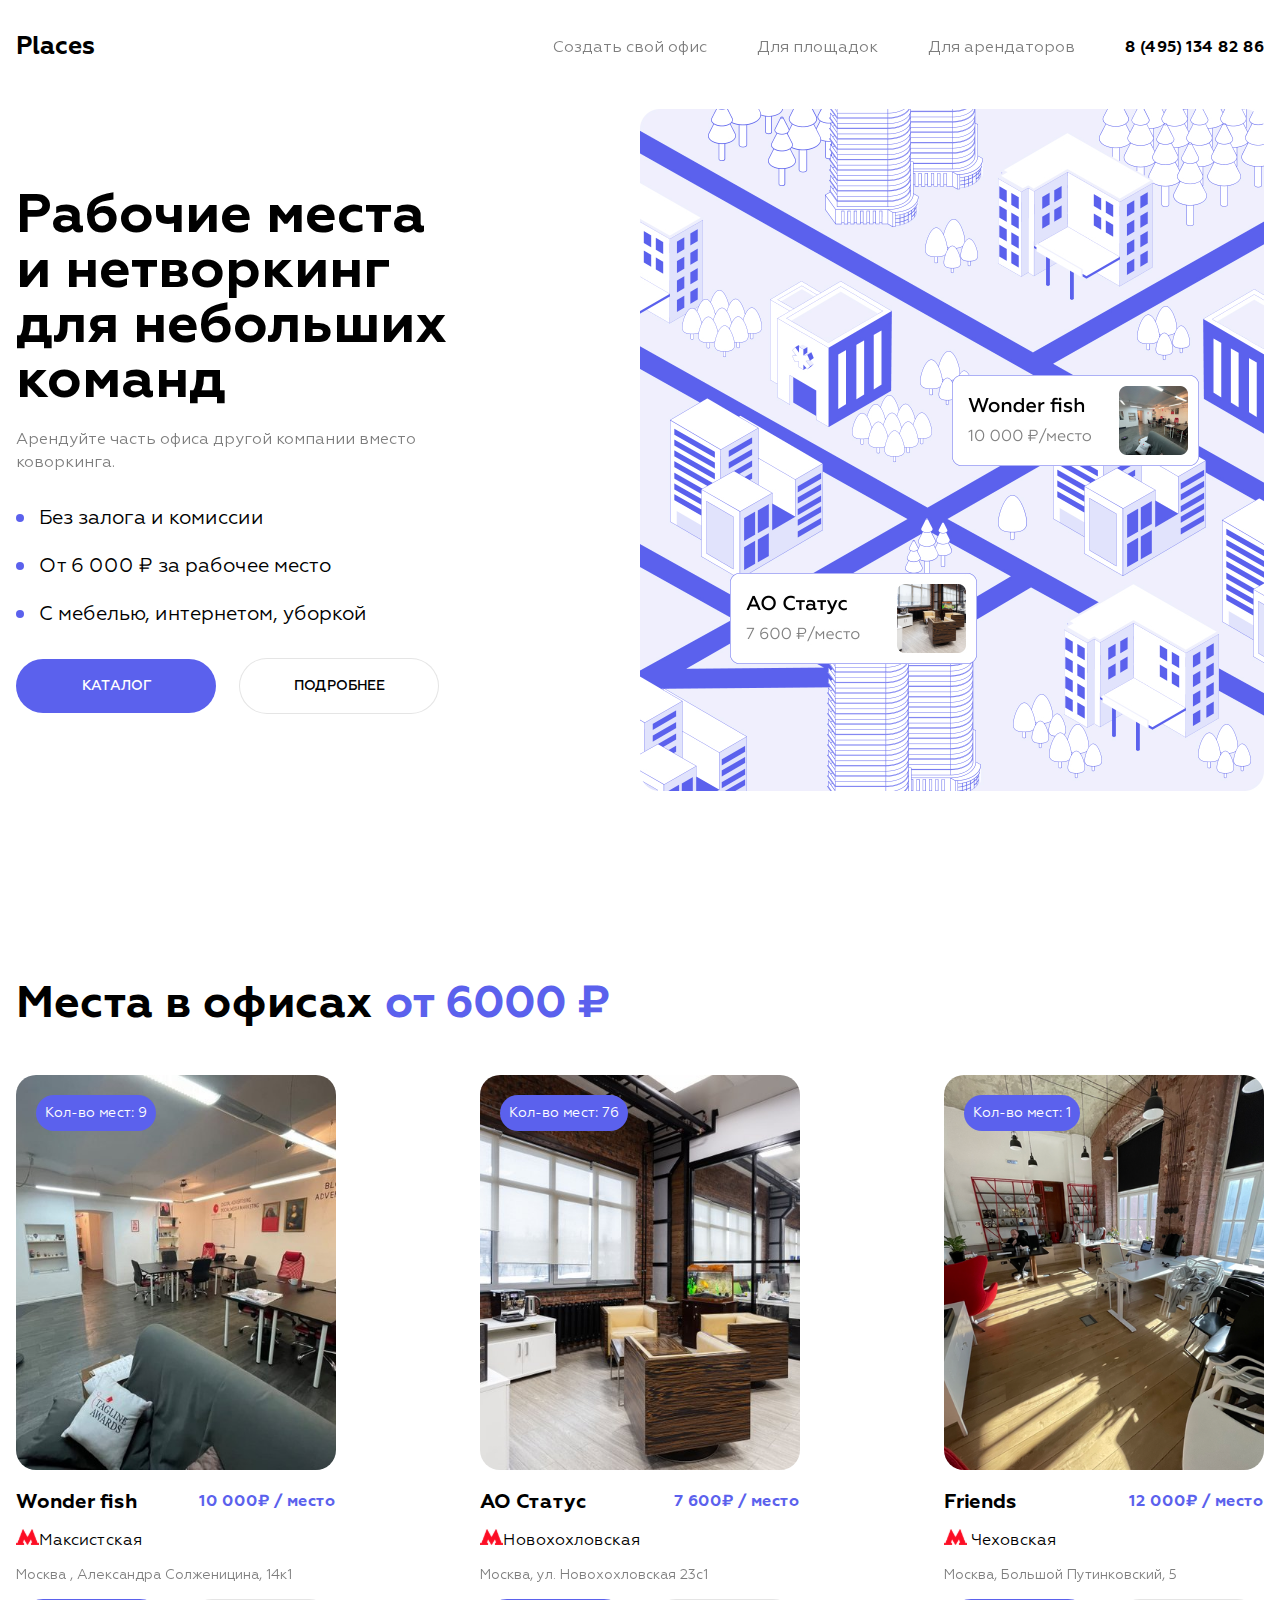
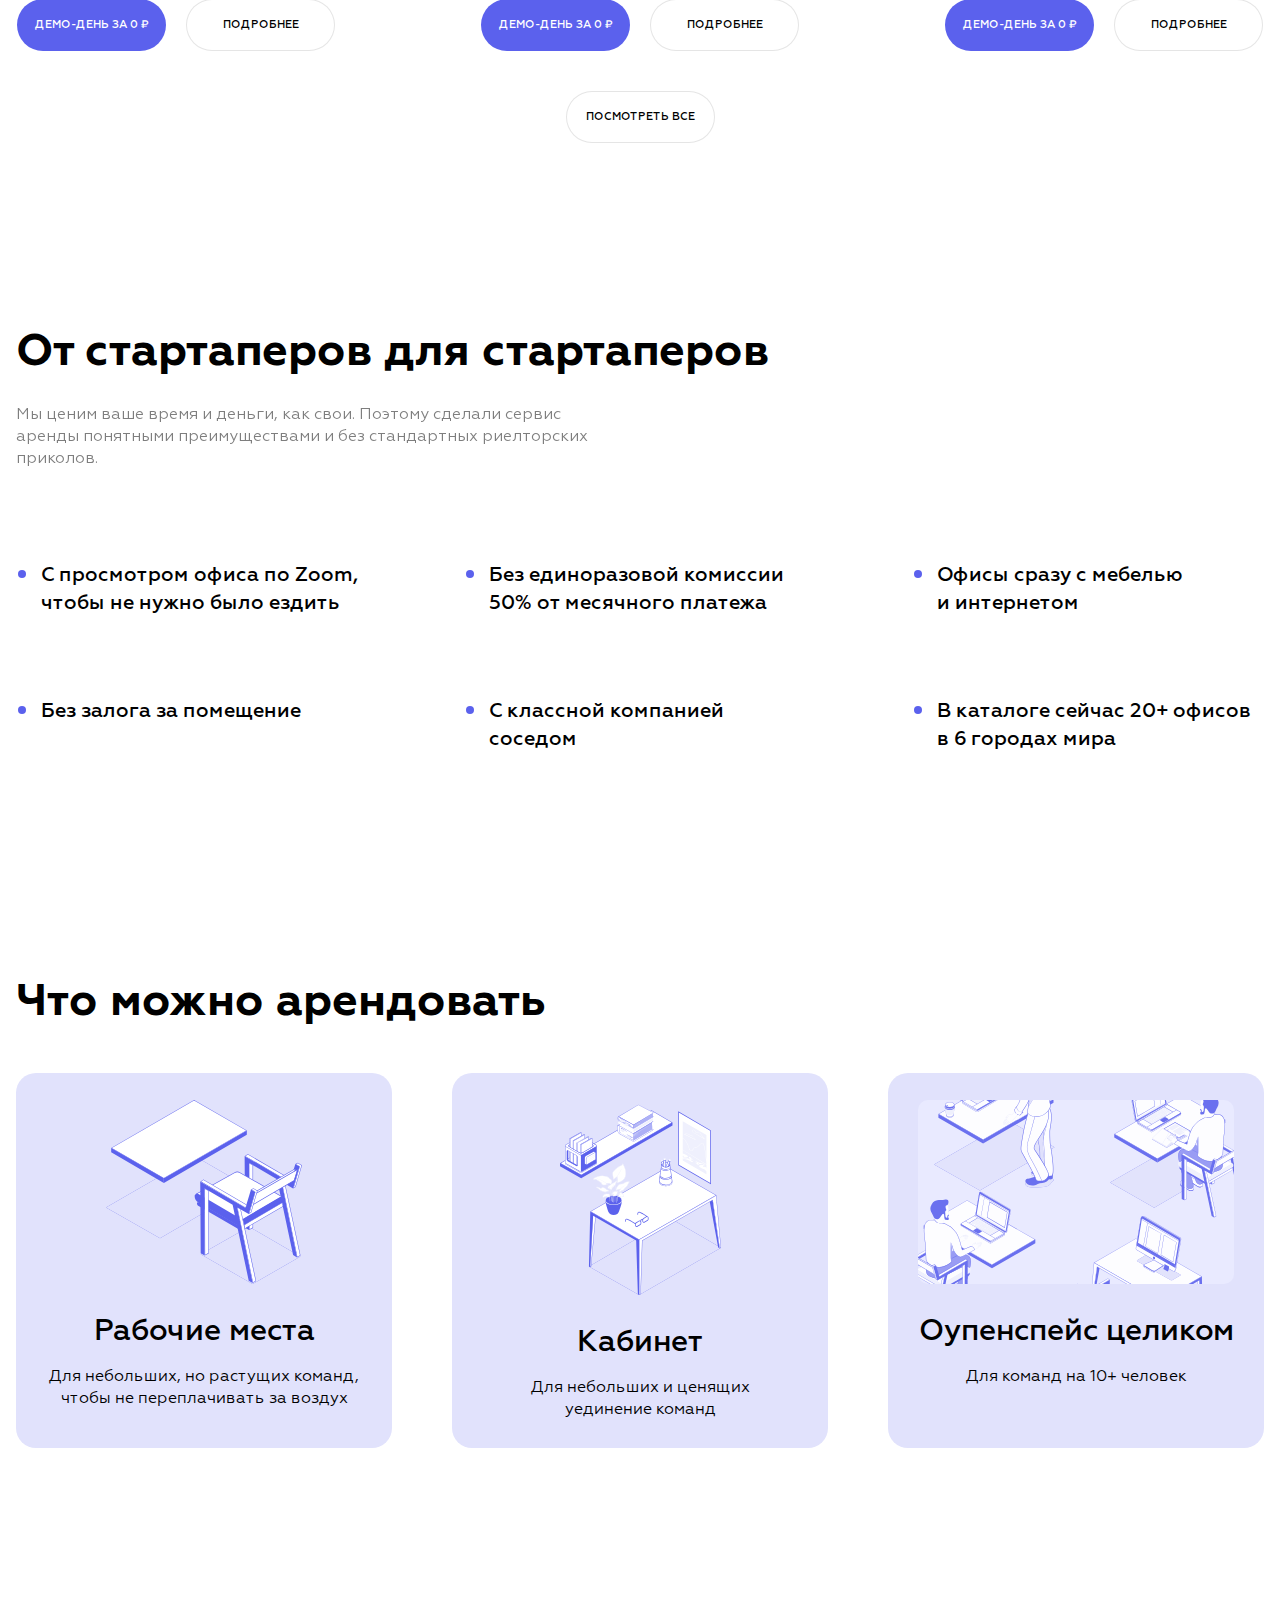
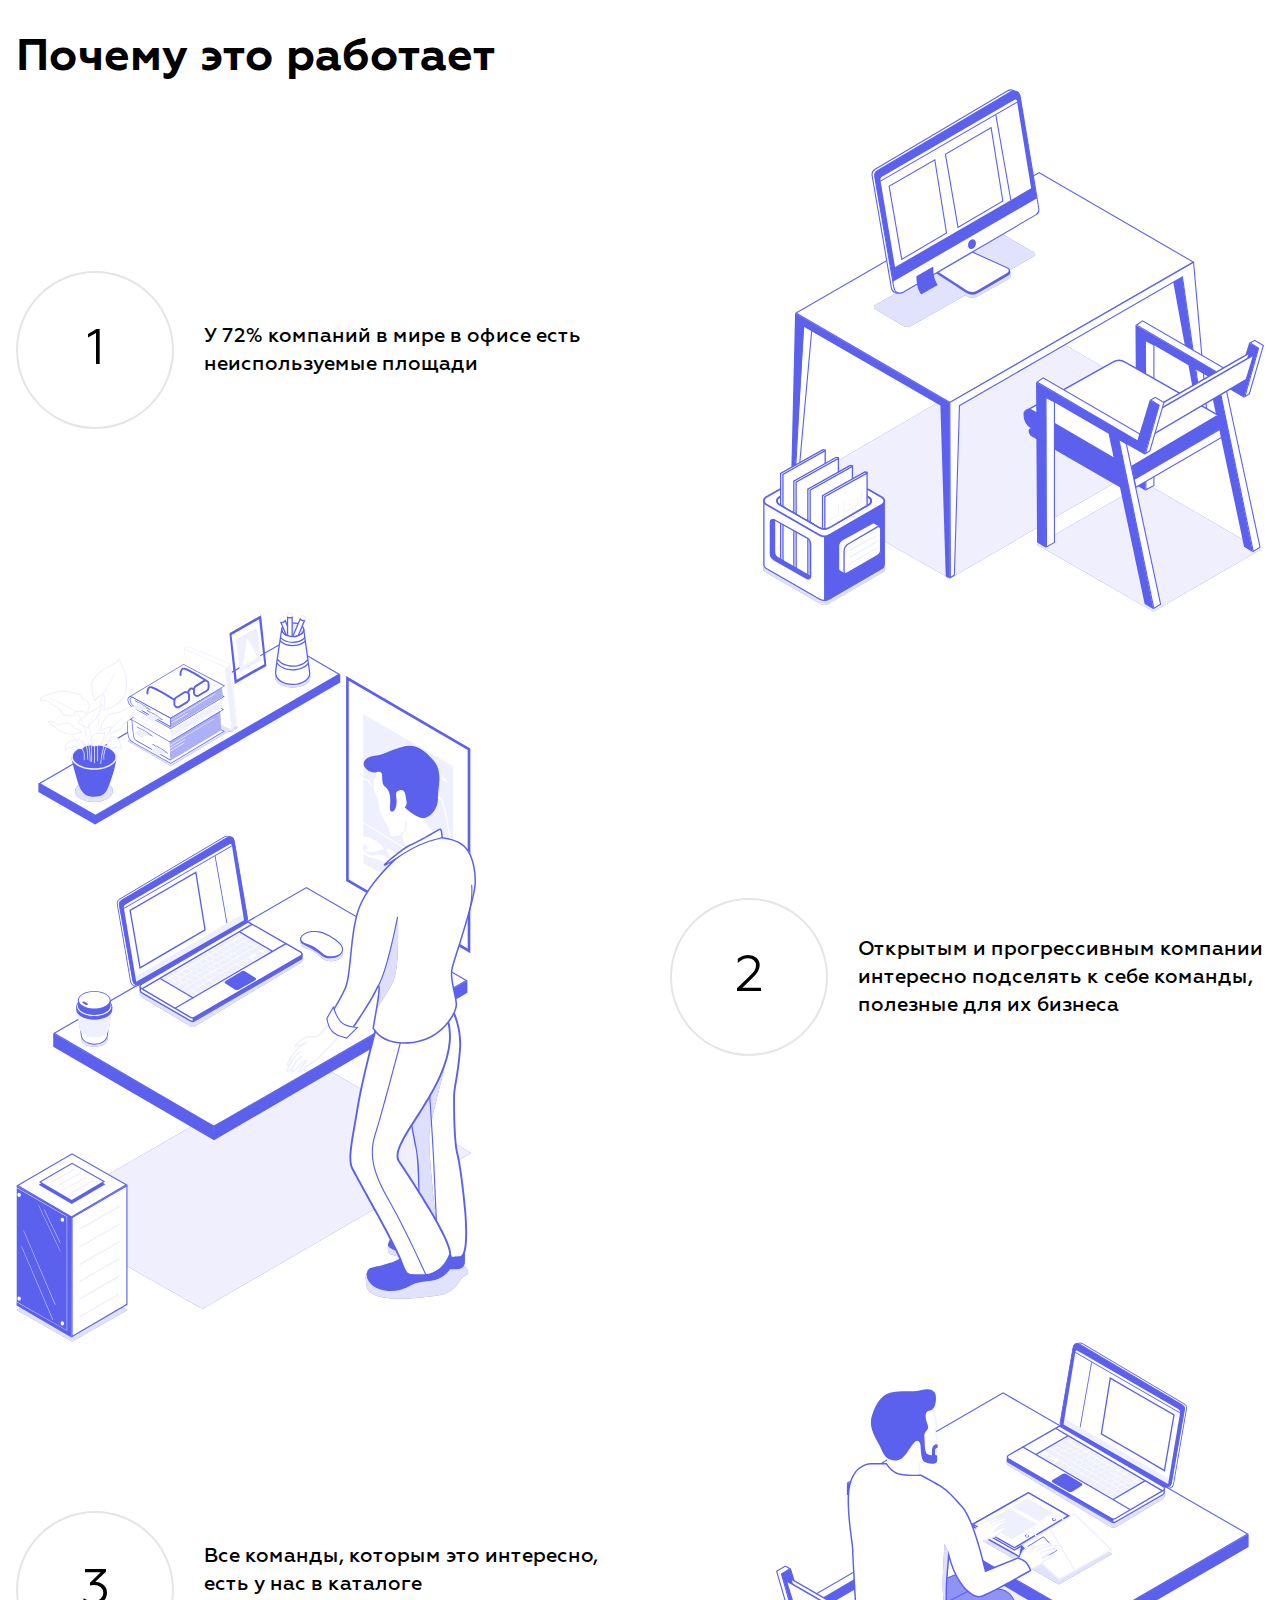
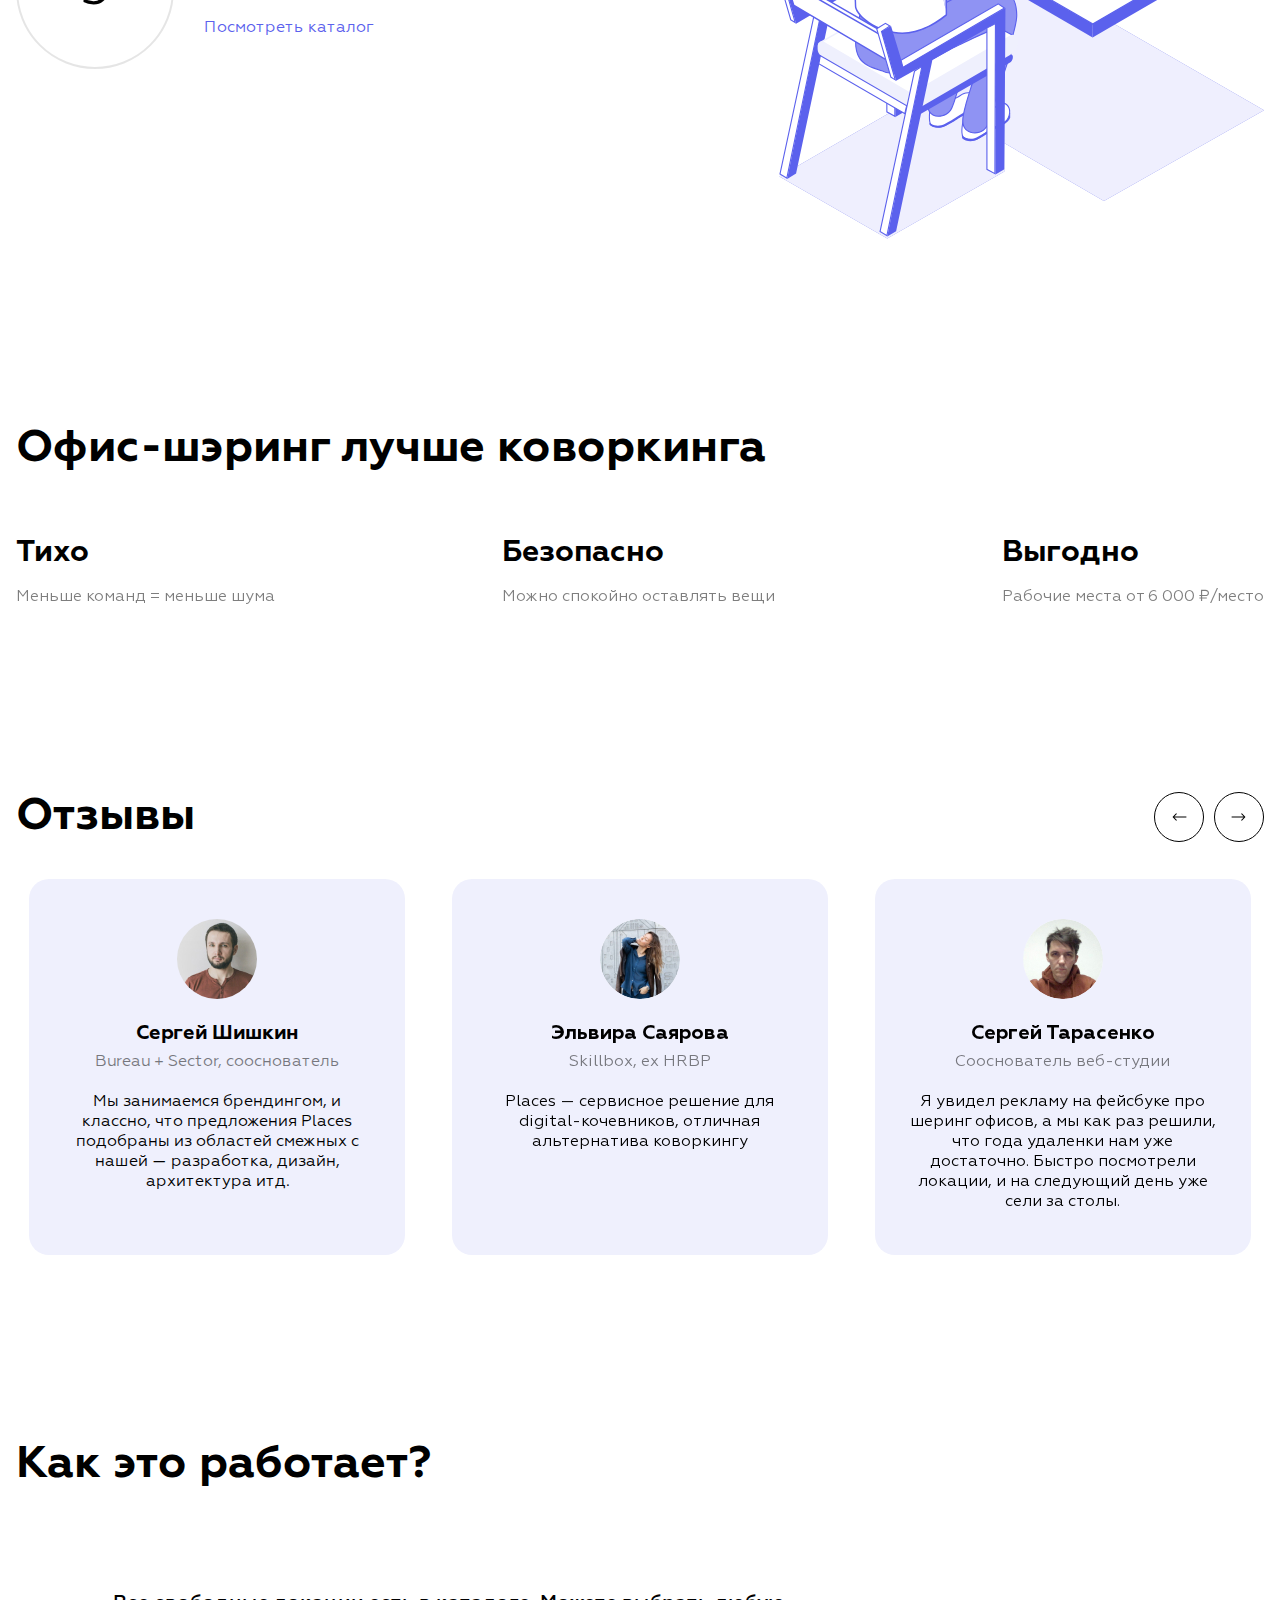
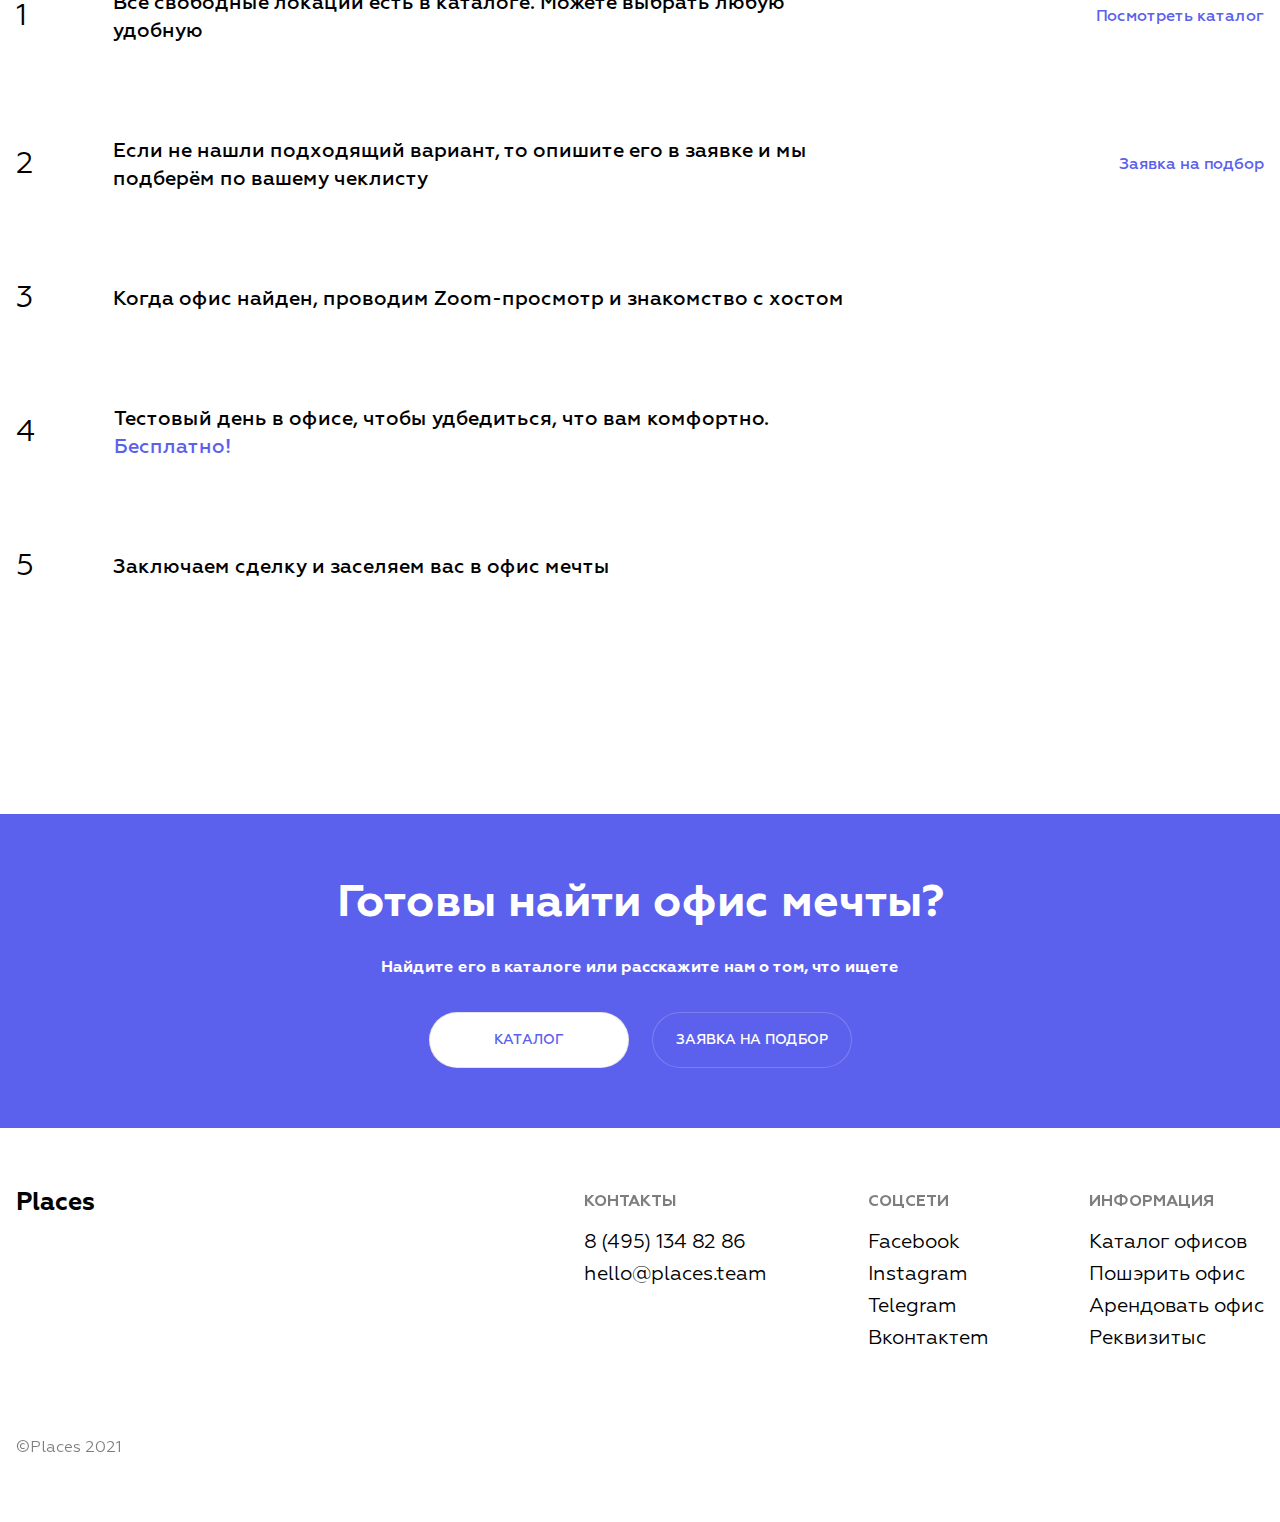
<file: index.html>
<!DOCTYPE html>
<html lang="ru">

<head>
  <meta charset="utf-8">
  <meta name="viewport" content="width=device-width, initial-scale=1, maximum-scale=1, minimal-ui">
  <meta http-equiv="X-UA-Compatible" content="IE=edge">
  <title>Places</title>
  <meta name="description" content="">
  <meta name="keywords" content="">
  <link href="css/main.css" rel="stylesheet" type="text/css">

</head>

<body>
  <div class="wrapper">
    <header class="header">
      <div class="container">
        <a href="/">
          <div class="logo">Places</div>
        </a>
        <div class="burger">
          <div class="bar1"></div>
          <div class="bar2"></div>
          <div class="bar3"></div>
        </div>
        <nav class="nav">

          <ul class="nav__list">
            <li class="nav__item"><a href="/answers.html" class="nav__link">Создать свой офис</a></li>
            <li class="nav__item"><a href="#" class="nav__link">Для площадок</a></li>
            <li class="nav__item"><a href="#" class="nav__link">Для арендаторов</a></li>
            <li class="nav__item"><a href="tel:84951348286" class="nav__link black">8 (495) 134 82 86</a></li>
          </ul>
        </nav>
      </div>
    </header>
    <main class="main">
      <section class="work-section">
        <div class="container">
          <div class="work-wrapp">
            <h2 class="section-title">
              Рабочие места
              и нетворкинг
              для небольших команд
            </h2>
            <p class="section-subtitle">
              Арендуйте часть офиса другой компании
              вместо коворкинга.
            </p>
            <ul class="list">
              <li class="item">Без залога и комиссии</li>
              <li class="item">От 6 000 ₽ за рабочее место</li>
              <li class="item">С мебелью, интернетом, уборкой</li>
            </ul>
            <div class="button-block">
              <a href="/" class="button">Каталог</a>
              <a href="/" class="button button_white">Подробнее</a>

            </div>

          </div>
          <div class="wrapp-map">
            <img src="images/map.jpg" alt="" class="map"></div>
        </div>
      </section>
      <section class="slider-section">
        <div class="container">

          <div class="wrapp-title">
            <h2 class="section-title">
              Места в офисах <span class="colorBlue">от 6000 ₽</span>
            </h2>

          </div>

          <div class="slider">
            <div class="office">
              <div class="office__wrapp-img">

                <img src="images/office/fish.jpg" alt="" class="office__img">
                <div class="office__size">Кол-во мест: 9</div>
              </div>
              <div class="office__info">
                <div class="office__title">Wonder fish</div>
                <span class="office__price">
                  10 000₽ / место
                </span>
              </div>
              <div class="office__metro"><img src="images/m.svg" alt="" class="office__m">Максистская</div>
              <div class="office__street">Москва , Александра Солженицина, 14к1</div>
              <div class="office__btn-block">
                <button class="office__btn button">демо-день за 0 ₽</button>
                <button class="office__btn button button_white">подробнее</button>
              </div>

            </div>

            <div class="office">
              <div class="office__wrapp-img">

                <img src="images/office/ОСтатус.jpg" alt="" class="office__img">
                <div class="office__size">Кол-во мест: 76</div>
              </div>
              <div class="office__info">
                <div class="office__title">АО Статус</div>
                <span class="office__price">
                  7 600₽ / место
                </span>
              </div>
              <div class="office__metro"><img src="images/m.svg" alt="" class="office__m">Новохохловская</div>
              <div class="office__street">Москва, ул. Новохохловская 23с1</div>
              <div class="office__btn-block">
                <button class="office__btn button">демо-день за 0 ₽</button>
                <button class="office__btn button button_white">подробнее</button>
              </div>

            </div>

            <div class="office">
              <div class="office__wrapp-img">

                <img src="images/office/friends.png" alt="" class="office__img">
                <div class="office__size">Кол-во мест: 1
                </div>
              </div>

              <div class="office__info">
                <div class="office__title">Friends</div>
                <span class="office__price">
                  12 000₽ / место
                </span>
              </div>
              <div class="office__metro"><img src="images/m.svg" alt="" class="office__m"> Чеховская </div>
              <div class="office__street">Москва, Большой Путинковский, 5</div>
              <div class="office__btn-block">
                <button class="office__btn button">демо-день за 0 ₽</button>
                <button class="office__btn button button_white">подробнее</button>
              </div>

            </div>

          </div>

          <button class="button button_white">Поcмотреть все</button>
        </div>
      </section>
      <section class="startup-section">
        <div class="container">
          <h2 class="section-title">От стартаперов для стартаперов</h2>
          <p class="section-text">Мы ценим ваше время и деньги, как свои. Поэтому сделали сервис аренды
            понятными преимуществами и без стандартных риелторских приколов.</p>
          <ul class="list">
            <li class="item">С просмотром офиса по Zoom, чтобы не нужно было ездить</li>
            <li class="item">Без единоразовой комиссии
              50% от месячного платежа</li>
            <li class="item">Офисы сразу с мебелью<br>
              и интернетом</li>
            <li class="item">Без залога за помещение</li>
            <li class="item">С классной компанией соседом</li>
            <li class="item">В каталоге сейчас 20+ офисов
              в 6 городах мира</li>
          </ul>
        </div>
      </section>
      <section class="places-section">
        <div class="container">
          <h2 class="section-title">Что можно арендовать</h2>
          <div class="wrapp-places">
            <div class="places">
              <div class="places__wrapp-img">
                <img src="images/places1.svg" alt="" class="places__img">
              </div>
              <h3 class="places__title">Рабочие места</h3>
              <p class="places__text">Для небольших, но растущих команд, чтобы не переплачивать за воздух</p>
            </div>
            <div class="places">
              <div class="places__wrapp-img">
                <img src="images/places2.svg" alt="" class="places__img">
              </div>
              <h3 class="places__title">Кабинет</h3>
              <p class="places__text">Для небольших и ценящих<br>
                уединение команд</p>
            </div>
            <div class="places">
              <div class="places__wrapp-img">
                <img src="images/places3.svg" alt="" class="places__img">
              </div>
              <h3 class="places__title">Оупенспейс целиком</h3>
              <p class="places__text">Для команд на 10+ человек</p>
            </div>
          </div>

        </div>
      </section>
      <section class="why-section">
        <div class="container">
          <h2 class="section-title">Почему это работает</h2>
          <div class="content__block">
            <div class="content__wrapp-content">

              <div class="content__number">1</div>
              <p class="content__text">У 72% компаний в мире в офисе есть
                неиспользуемые площади</p>
            </div>
            <img src="images/illustration/illustration.svg" alt="" class="content__img">
          </div>
          <div class="content__block">
            <div class="content__wrapp-content">

              <div class="content__number">2</div>
              <p class="content__text">Открытым и прогрессивным компании интересно подселять к себе команды, полезные
                для
                их бизнеса</p>
            </div>

            <img src="images/illustration/illustration2.svg" alt="" class="content__img">
          </div>
          <div class="content__block">
            <div class="content__wrapp-content">

              <div class="content__number">3</div>
              <p class="content__text">Все команды, которым это интересно, есть у нас в каталоге</p>
              <a href="/" class="content__link">Посмотреть каталог</a>
            </div>
            <img src="images/illustration/illustration3.svg" alt="" class="content__img">
          </div>
      </section>
      <section class="advantages-section">
        <div class="container">
          <h2 class="section-title">
            Офис-шэринг лучше коворкинга
          </h2>
          <div class="wrapp-advantages">
            <div class="advantages">
              <h2 class="advantages__title">Тихо</h2>
              <p class="advantages__text">Меньше команд = меньше шума</p>
            </div>
            <div class="advantages">
              <h2 class="advantages__title">Безопасно</h2>
              <p class="advantages__text">Можно спокойно оставлять вещи</p>
            </div>
            <div class="advantages">
              <h2 class="advantages__title">Выгодно</h2>
              <p class="advantages__text">Рабочие места от 6 000 ₽/место</p>
            </div>
          </div>


        </div>
      </section>
      <section class="reviews-section">
        <div class="container">
          <div class="wrapp-title">
            <h2 class="section-title">
              Отзывы
            </h2>
            <div class="slider-button">
              <button class="btn-prev prev">
                <img src="images/sliderArrow.svg" alt="">
              </button>
              <button class="btn-next next">
                <img src="images/sliderArrow.svg" alt="">
              </button>
            </div>
          </div>
          <div class="slider">
            <div class="swiper-container2">

              <div class="swiper-wrapper">
                <div class="swiper-slide">
                  <div class="reviews">
                    <div class="reviews__wrapp-logo">
                      <img src="images/reviews1.jpg" alt="" class="reviews__logo">
                    </div>
                    <h3 class="reviews__name">Сергей Шишкин</h3>
                    <span class="reviews__position">Bureau + Sector, сооснователь</span>
                    <p class="reviews__text">Мы занимаемся брендингом, и классно, что предложения Places подобраны из
                      областей смежных с нашей — разработка, дизайн, архитектура итд. </p>
                  </div>
                </div>
                <div class="swiper-slide">
                  <div class="reviews">
                    <div class="reviews__wrapp-logo">
                      <img src="images/reviews2.jpg" alt="" class="reviews__logo">
                    </div>
                    <h3 class="reviews__name">Эльвира Саярова</h3>
                    <span class="reviews__position">Skillbox, ex HRBP</span>
                    <p class="reviews__text">Places — cервисное решение для digital-кочевников, отличная альтернатива
                      коворкингу</p>
                  </div>
                </div>
                <div class="swiper-slide">
                  <div class="reviews">
                    <div class="reviews__wrapp-logo">
                      <img src="images/reviews3.jpg" alt="" class="reviews__logo">
                    </div>
                    <h3 class="reviews__name">Сергей Тарасенко</h3>
                    <span class="reviews__position">Сооснователь веб-студии</span>
                    <p class="reviews__text">Я увидел рекламу на фейсбуке про шеринг офисов, а мы как раз решили, что
                      года удаленки нам уже достаточно. Быстро посмотрели локации, и на следующий день уже сели за
                      столы. </p>
                  </div>
                </div>
                <div class="swiper-slide">
                  <div class="reviews">
                    <div class="reviews__wrapp-logo">
                      <img src="images/reviews1.jpg" alt="" class="reviews__logo">
                    </div>
                    <h3 class="reviews__name">Сергей Шишкин</h3>
                    <span class="reviews__position">Bureau + Sector, сооснователь</span>
                    <p class="reviews__text">Мы занимаемся брендингом, и классно, что предложения Places подобраны из
                      областей смежных с нашей — разработка, дизайн, архитектура итд. </p>
                  </div>
                </div>
                <div class="swiper-slide">
                  <div class="reviews">
                    <div class="reviews__wrapp-logo">
                      <img src="images/reviews2.jpg" alt="" class="reviews__logo">
                    </div>
                    <h3 class="reviews__name">Эльвира Саярова</h3>
                    <span class="reviews__position">Skillbox, ex HRBP</span>
                    <p class="reviews__text">Places — cервисное решение для digital-кочевников, отличная альтернатива
                      коворкингу</p>
                  </div>
                </div>
                <div class="swiper-slide">
                  <div class="reviews">
                    <div class="reviews__wrapp-logo">
                      <img src="images/reviews3.jpg" alt="" class="reviews__logo">
                    </div>
                    <h3 class="reviews__name">Сергей Тарасенко</h3>
                    <span class="reviews__position">Сооснователь веб-студии</span>
                    <p class="reviews__text">Я увидел рекламу на фейсбуке про шеринг офисов, а мы как раз решили, что
                      года удаленки нам уже достаточно. Быстро посмотрели локации, и на следующий день уже сели за
                      столы. </p>
                  </div>
                </div>

              </div>
            </div>
          </div>
        </div>
      </section>
      <section class="faq-section">
        <div class="container">
          <h2 class="section-title">
            Как это работает?
          </h2>
          <ul class="faq">
            <li class="faq__item">
              <span class="faq__number">1</span>
              <div class="faq__wrapp-title">
                <p class="faq__text">Все свободные локации есть в каталоге. Можете выбрать любую удобную</p>
                <a href="/" class="faq__link">Посмотреть каталог </a>
              </div>
            </li>
            <li class="faq__item">
              <span class="faq__number">2</span>
              <div class="faq__wrapp-title">
                <p class="faq__text">Если не нашли подходящий вариант, то опишите его в заявке и мы подберём по вашему
                  чеклисту </p>
                <a href="/" class="faq__link">Заявка на подбор</a>
              </div>
            </li>
            <li class="faq__item">
              <span class="faq__number">3</span>
              <div class="faq__wrapp-title">
                <p class="faq__text">Когда офис найден, проводим Zoom-просмотр и знакомство с хостом</p>

              </div>
            </li>
            <li class="faq__item">
              <span class="faq__number">4</span>
              <div class="faq__wrapp-title">
                <p class="faq__text">Тестовый день в офисе, чтобы удбедиться, что вам комфортно. <span>Бесплатно!</span>
                </p>

              </div>
            </li>
            <li class="faq__item">
              <span class="faq__number">5</span>
              <div class="faq__wrapp-title">
                <p class="faq__text">Заключаем сделку и заселяем вас в офис мечты</p>

              </div>
            </li>
          </ul>
        </div>
      </section>
      <section class="ready-section">
        <div class="container">
          <h2 class="section-title">Готовы найти офис мечты?</h2>
          <h3 class="section-subtitle">Найдите его в каталоге или расскажите нам о том, что ищете</h3>
          <div class="button-block">
            <a href="/" class="button button_white">Каталог</a>
            <button class="button button_blue" id="btn">Заявка на подбор</button>
          </div>
        </div>
      </section>
    </main>
    <footer class="footer">
      <div class="container">
        <div class="footer-links">
          <a href="/" class="logo">Places</a>
          <div class="contact-block">
            <div class="contacts">
              <h2 class="contacts__title">контакты</h2>
              <ul class="contacts__list">
                <li class="contacts__item">
                  <a href="tel:84951348286" class="contacts__link">8 (495) 134 82 86</a>
                </li>
                <li class="contacts__item">
                  <a href="mailto:hello@places.team" class="contacts__link">hello@places.team</a>
                </li>
              </ul>
            </div>
            <div class="contacts">
              <h2 class="contacts__title">Соцсети</h2>
              <ul class="contacts__list">
                <li class="contacts__item">
                  <a href="/" class="contacts__link">Facebook</a>
                </li>
                <li class="contacts__item">
                  <a href="/" class="contacts__link">Instagram</a>
                </li>
                <li class="contacts__item">
                  <a href="/" class="contacts__link">Telegram</a>
                </li>
                <li class="contacts__item">
                  <a href="/" class="contacts__link">Вконтактеm</a>
                </li>
              </ul>
            </div>
            <div class="contacts">
              <h2 class="contacts__title">Информация</h2>
              <ul class="contacts__list">
                <li class="contacts__item">
                  <a href="/" class="contacts__link">Каталог офисов</a>
                </li>
                <li class="contacts__item">
                  <a href="/" class="contacts__link">Пошэрить офис</a>
                </li>
                <li class="contacts__item">
                  <a href="/" class="contacts__link">Арендовать офис</a>
                </li>
                <li class="contacts__item">
                  <a href="/" class="contacts__link">Реквизитыс</a>
                </li>
              </ul>
            </div>
          </div>

        </div>
        <div class="copi">©Places 2021</div>
      </div>
    </footer>
    <div class="pop-up">
      <div class="pop-up__container">
        <div class="pop-up__wrapper">
          <h2 class="pop-up__title">Готовы найти офис мечты?</h2>
          <h3 class="pop-up__subtitle">Расскажите нам о том, что ищете</h3>
          <form action="" class="pop-up__form">
            <div class="pop-up__wrapp-input">
              <input type="text" class="pop-up__input" placeholder="Имя">
              <input type="text" class="pop-up__input" placeholder="Телефон">
            </div>
            <textarea class="pop-up__textarea" placeholder="Тут вы рассказываете про офис мечты"></textarea>
            <button class="pop-up__submit button button_white">отправить</button>
          </form>
        </div>
      </div>
    </div>


  </div>
  <script src="js/libs.js"></script>
  <script src="js/app.js"></script>
</body>

</html>
</file>
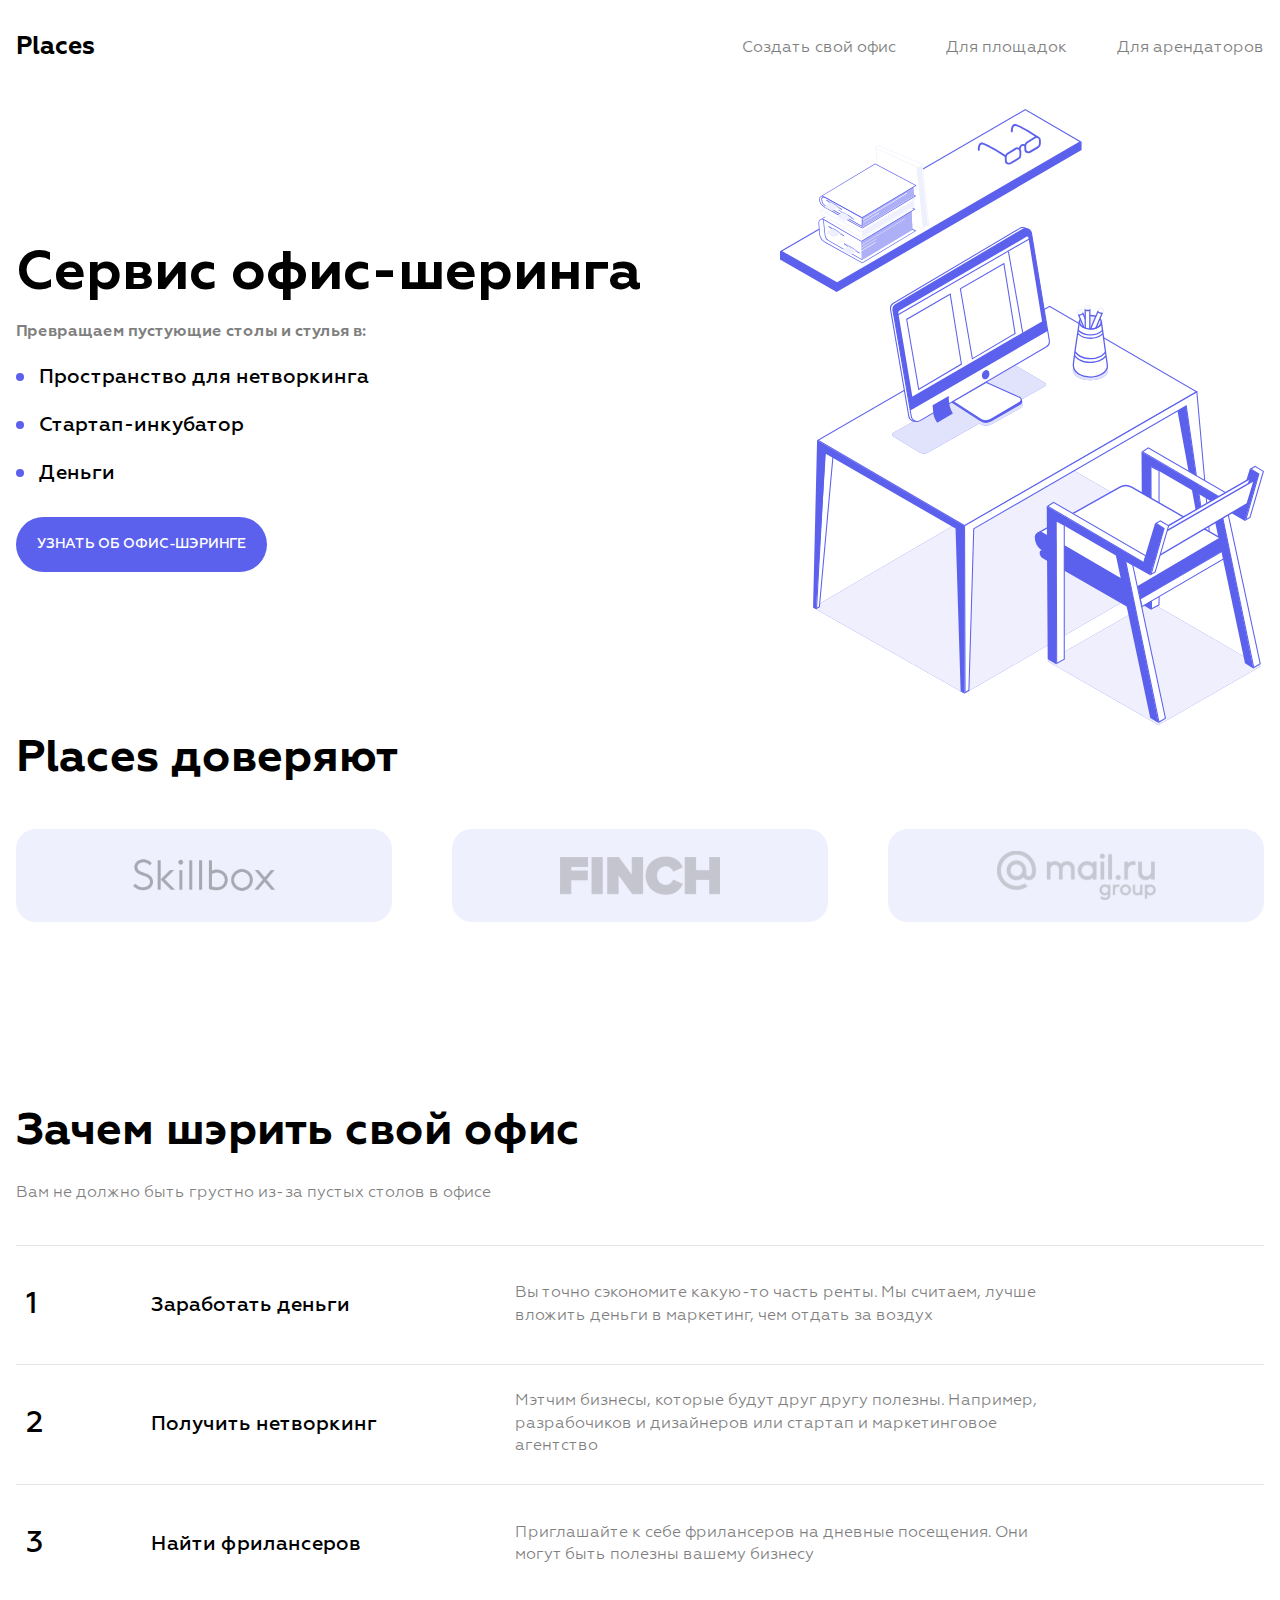
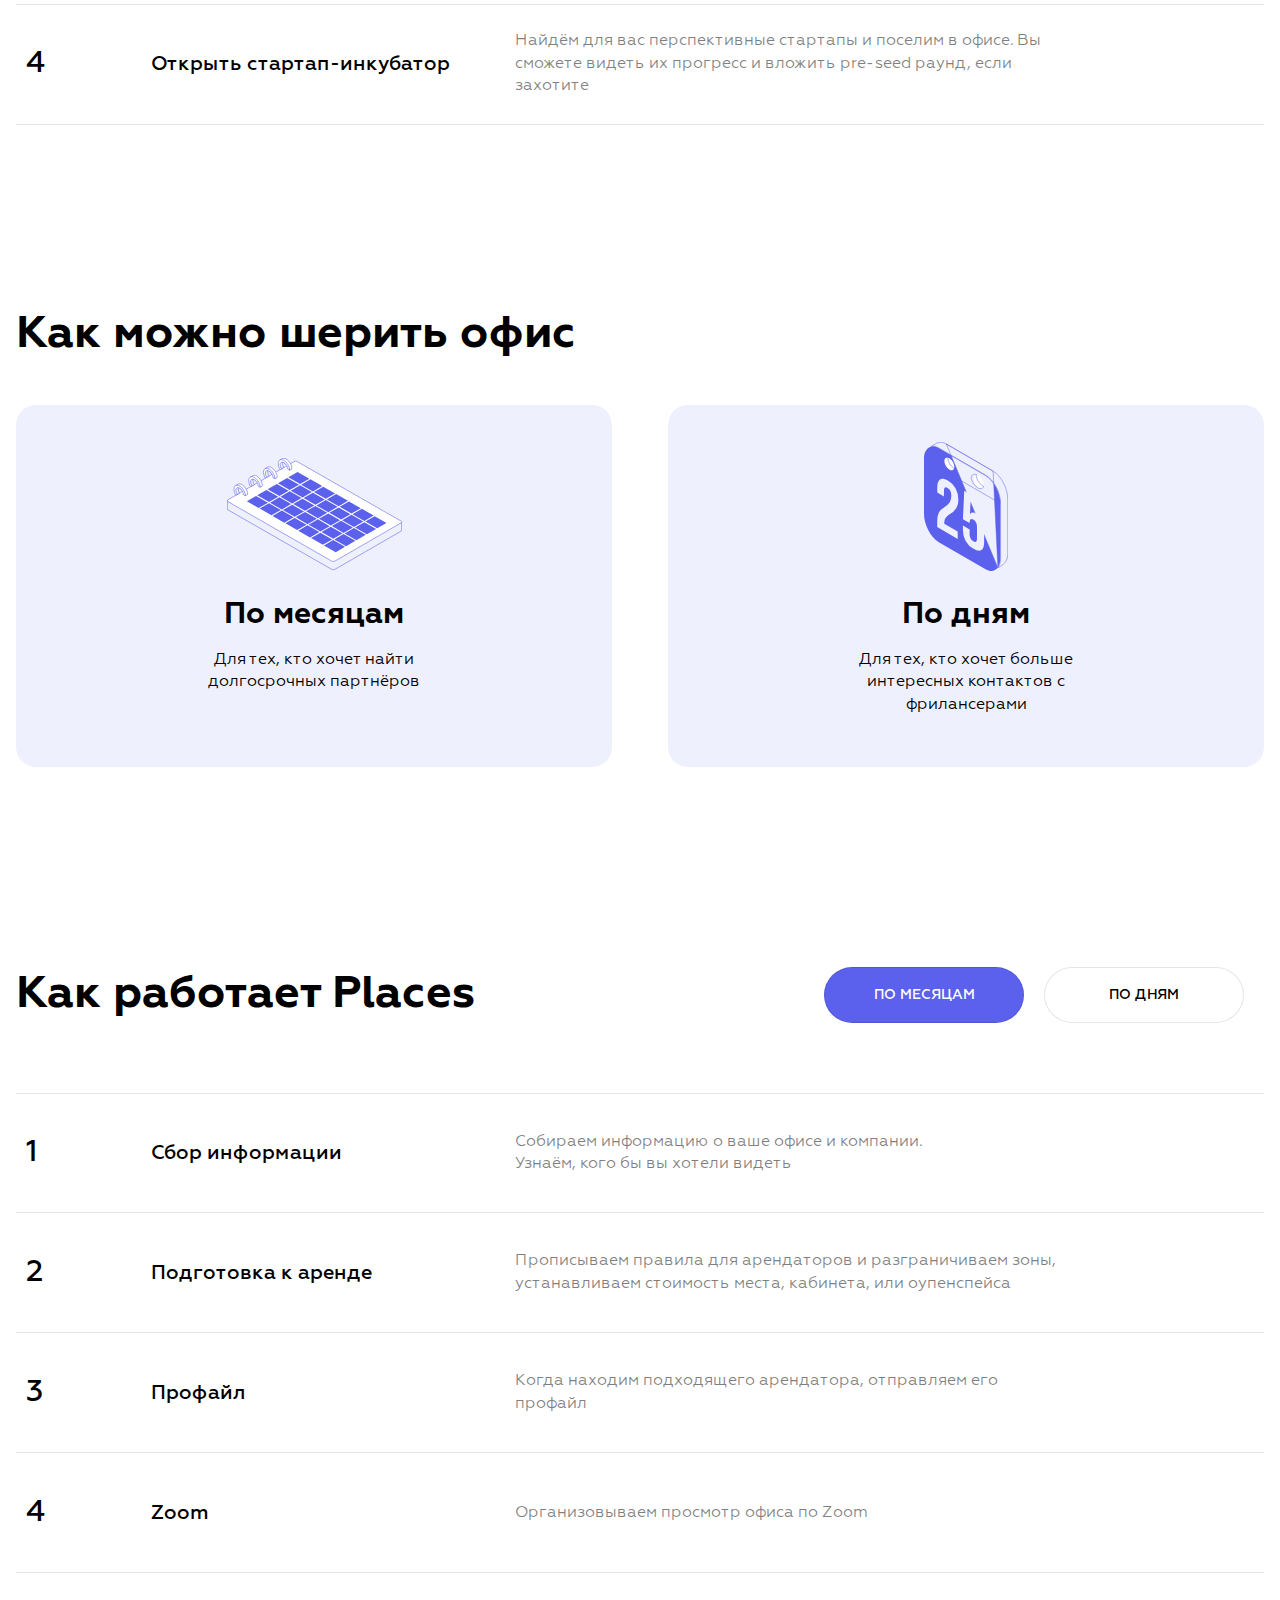
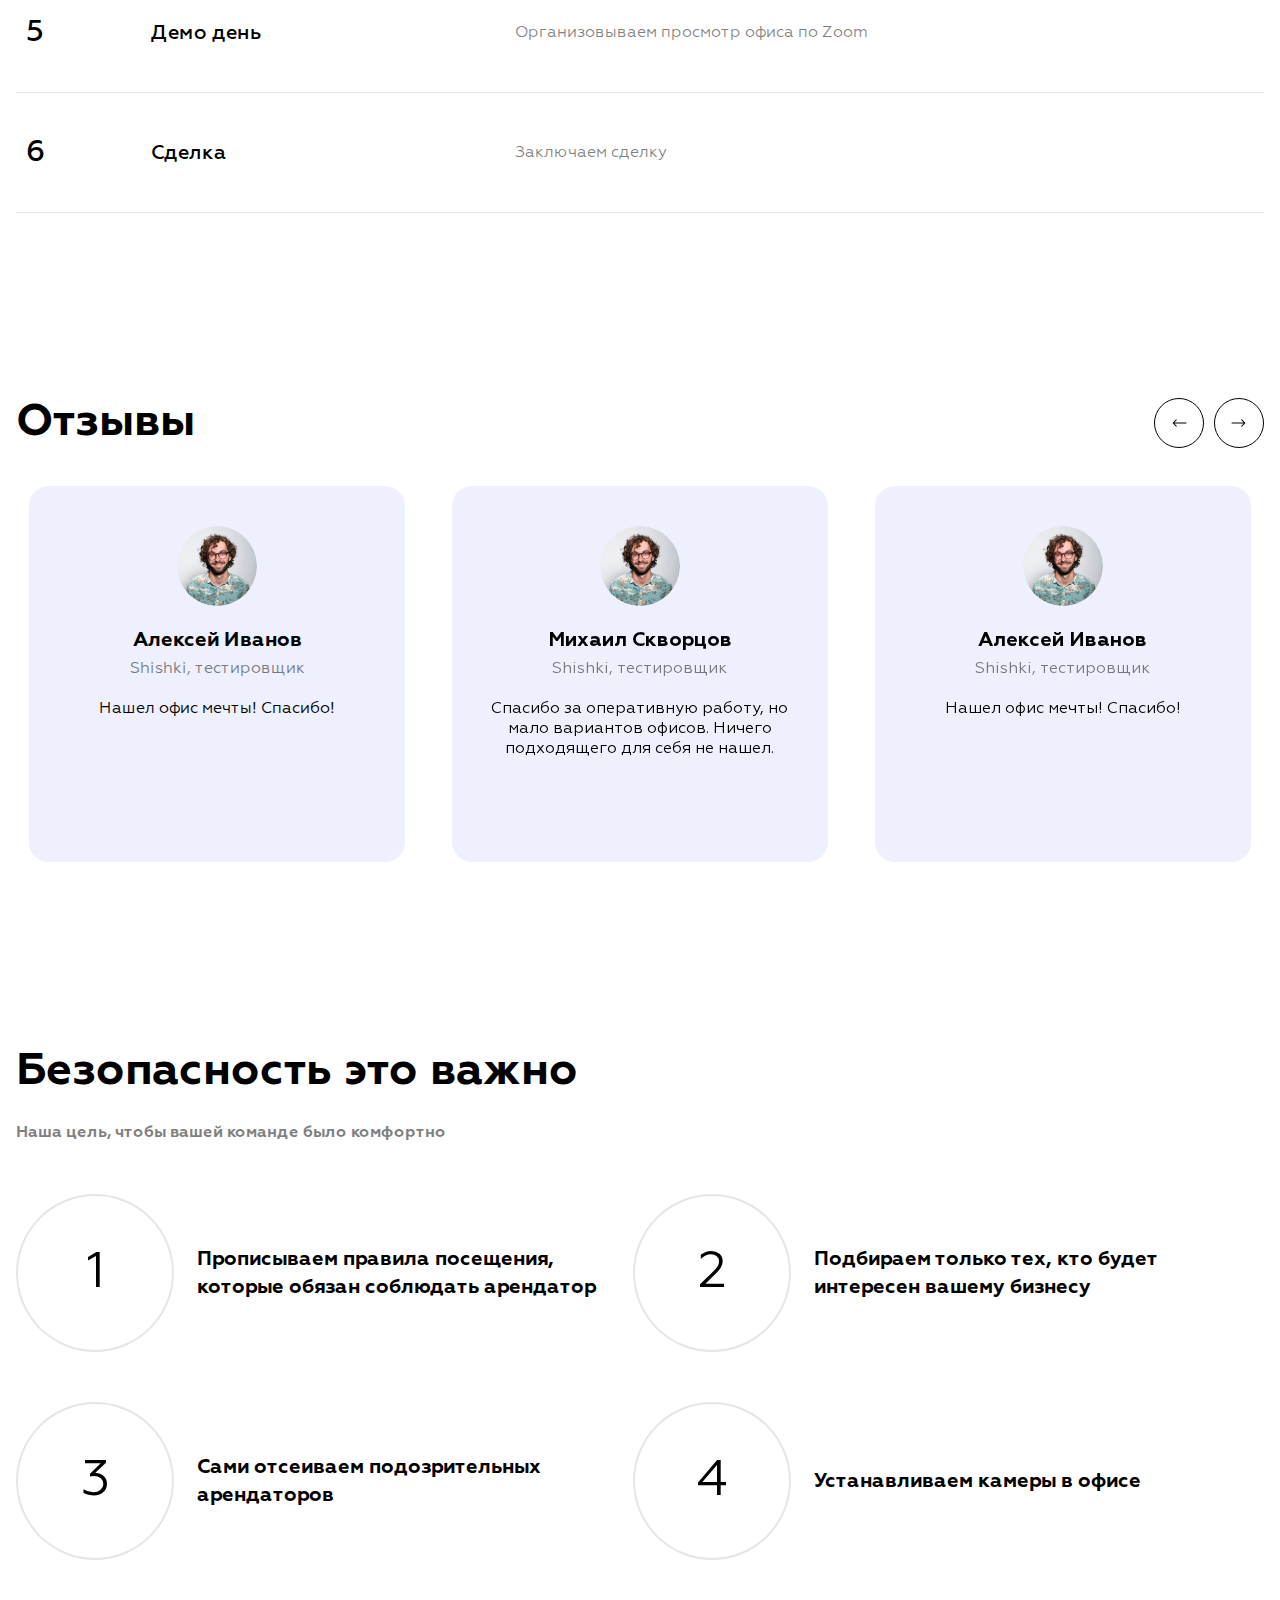
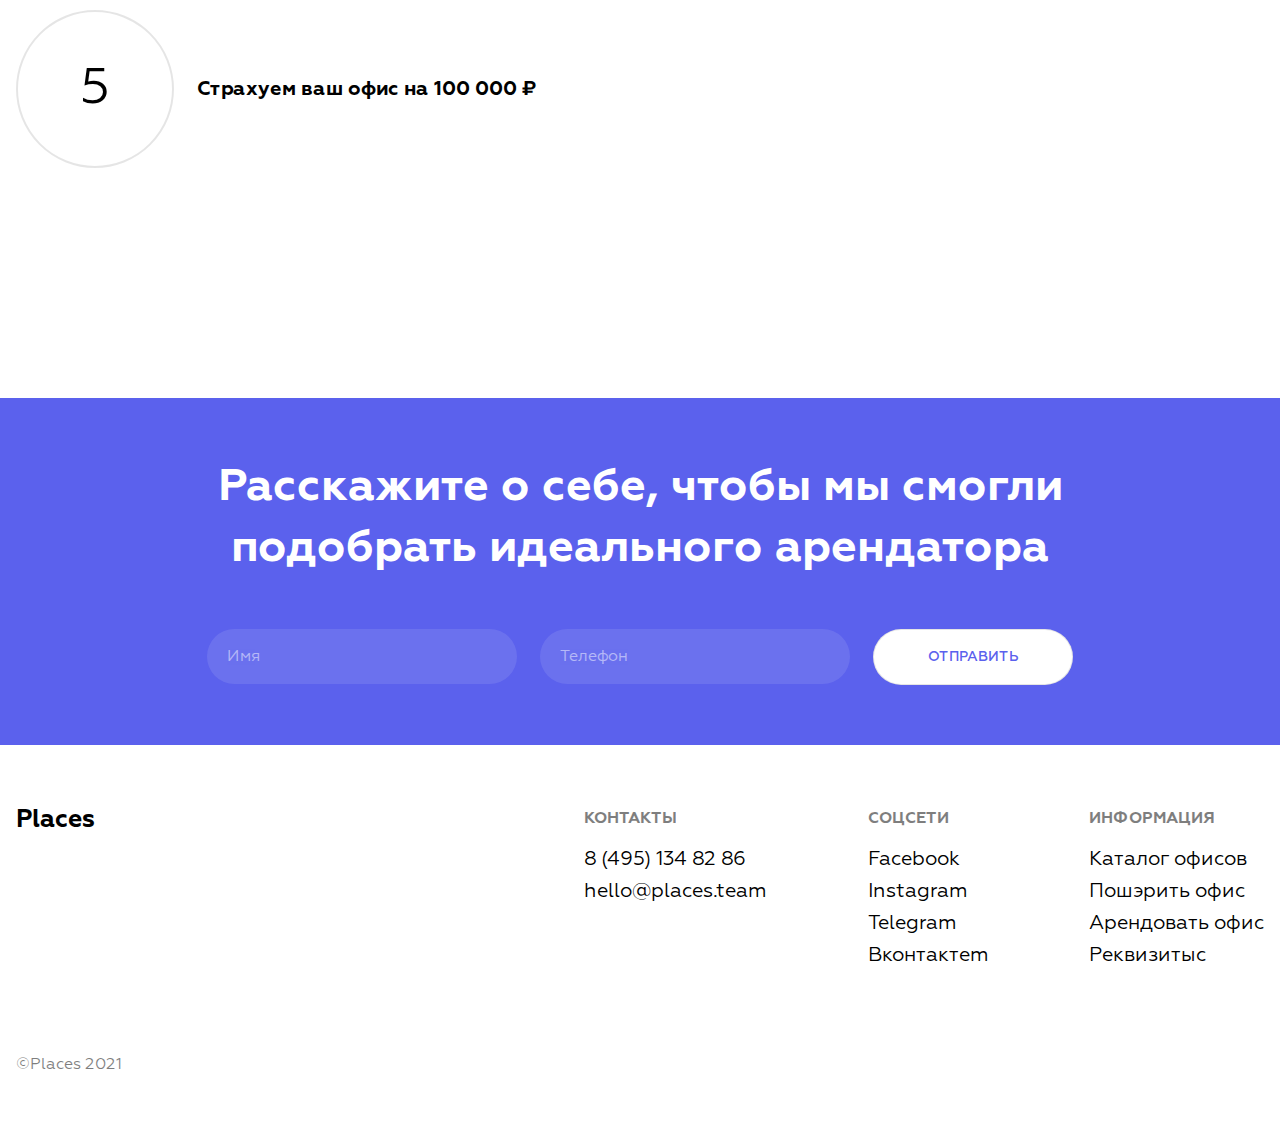
<file: answers.html>
<!DOCTYPE html>
<html lang="ru">

<head>
    <meta charset="utf-8">
    <meta name="viewport" content="width=device-width, initial-scale=1, maximum-scale=1, minimal-ui">
    <meta http-equiv="X-UA-Compatible" content="IE=edge">
    <title>Places</title>
    <meta name="description" content="">
    <meta name="keywords" content="">
    <link href="css/main.css" rel="stylesheet" type="text/css">

</head>

<body>
    <div class="wrapper">
        <header class="header">
            <div class="container">
                <a href="/">
                    <div class="logo">Places</div>
                </a>
                <div class="burger">
                    <div class="bar1"></div>
                    <div class="bar2"></div>
                    <div class="bar3"></div>
                </div>
                <nav class="nav">
                    <ul class="nav__list">
                        <li class="nav__item"><a href="#" class="nav__link">Создать свой офис</a></li>
                        <li class="nav__item"><a href="#" class="nav__link">Для площадок</a></li>
                        <li class="nav__item"><a href="#" class="nav__link">Для арендаторов</a></li>
                    </ul>
                </nav>
            </div>
        </header>
        <main class="main">
            <section class="service-section">
                <div class="container">
                    <div class="service">
                        <div class="about-service">
                            <h2 class="section-title">
                                Сервис офис-шеринга
                            </h2>
                            <h3 class="section-subtitle">Превращаем пустующие столы и стулья в:</h3>
                            <ul class="list">
                                <li class="item">Пространство для нетворкинга</li>
                                <li class="item">Стартап-инкубатор</li>
                                <li class="item">Деньги</li>
                            </ul>
                            <button class="button">узнать об офис-шэринге</button>
                        </div>
                        <div class="img-service">
                            <img src="images/service.svg" alt="" class="img">
                        </div>
                    </div>


                </div>
            </section>
            <section class="confidence-section">
                <div class="container">
                    <h2 class="section-title">
                        Places доверяют
                    </h2>
                    <div class="wrapp-content">
                        <div class="confidence">
                            <img src="images/company3.svg" alt="">
                        </div>
                        <div class="confidence">
                            <img src="images/company2.svg" alt="">
                        </div>
                        <div class="confidence">
                            <img src="images/company1.svg" alt="">
                        </div>
                    </div>
                </div>
            </section>
            <section class="why-share-section">
                <div class="container">
                    <h2 class="section-title">Зачем шэрить свой офис</h2>
                    <p class="section-text">Вам не должно быть грустно из-за пустых столов в офисе</p>
                    <div class="tabs-block">

                        <div class="row">
                            <div class="col1">1</div>
                            <div class="col2">Заработать деньги</div>
                            <div class="col3">Вы точно сэкономите какую-то часть ренты. Мы считаем, лучше вложить деньги
                                в маркетинг, чем отдать за воздух</div>
                        </div>
                        <div class="row">
                            <div class="col1">2</div>
                            <div class="col2">Получить нетворкинг</div>
                            <div class="col3">Мэтчим бизнесы, которые будут друг другу полезны. Например, разрабочиков и
                                дизайнеров или стартап и маркетинговое агентство</div>
                        </div>
                        <div class="row">
                            <div class="col1">3</div>
                            <div class="col2">Найти фрилансеров</div>
                            <div class="col3">Приглашайте к себе фрилансеров на дневные посещения. Они могут быть
                                полезны вашему бизнесу</div>
                        </div>
                        <div class="row">
                            <div class="col1">4</div>
                            <div class="col2">Открыть стартап-инкубатор</div>
                            <div class="col3">Найдём для вас перспективные стартапы и поселим в офисе. Вы сможете видеть
                                их прогресс и вложить pre-seed раунд, если захотите</div>
                        </div>

                    </div>

                </div>
            </section>
            <section class="choice-section">
                <div class="container">
                    <h2 class="section-title">Как можно шерить офис</h2>
                    <div class="choice-wrapp">
                        <div class="choice-block">
                            <div class="choice">
                                <div class="choice__wrapp-img">
                                    <img src="images/choise.svg" alt="">
                                </div>

                                <h2 class="choice__title">По месяцам</h2>
                                <p class="choice__text">Для тех, кто хочет найти долгосрочных партнёров </p>
                            </div>
                        </div>
                        <div class="choice-block">
                            <div class="choice">
                                <div class="choice__wrapp-img">
                                    <img src="images/choise1.svg" alt="">
                                </div>
                                <h2 class="choice__title">По дням</h2>
                                <p class="choice__text">Для тех, кто хочет больше интересных
                                    контактов с фрилансерами</p>
                            </div>
                        </div>
                    </div>
                </div>
            </section>

            <section class="tabs-section">
                <div class="container">
                    <div class="wrapp-title">
                        <h2 class="section-title">Как работает Places</h2>
                        <div class="btn-block-tab">
                            <button class="button button_active">по месяцам</button>
                            <button class="button ">по дням</button>
                        </div>

                    </div>
                    <div class="wrapp-tabs">
                        <div class="tabs-block active-tab">
                            <div class="row">
                                <div class="col1">1</div>
                                <div class="col2">Сбор информации</div>
                                <div class="col3">Собираем информацию о ваше офисе и компании.<br>
                                    Узнаём, кого бы вы хотели видеть</div>
                            </div>
                            <div class="row">
                                <div class="col1">2</div>
                                <div class="col2">Подготовка к аренде</div>
                                <div class="col3">Прописываем правила для арендаторов и разграничиваем зоны,
                                    устанавливаем
                                    стоимость места, кабинета, или оупенспейса</div>
                            </div>
                            <div class="row">
                                <div class="col1">3</div>
                                <div class="col2">Профайл</div>
                                <div class="col3">Когда находим подходящего арендатора, отправляем его профайл</div>
                            </div>
                            <div class="row">
                                <div class="col1">4</div>
                                <div class="col2">Zoom</div>
                                <div class="col3">Организовываем просмотр офиса по Zoom</div>
                            </div>
                            <div class="row">
                                <div class="col1">5</div>
                                <div class="col2">Демо день</div>
                                <div class="col3">Организовываем просмотр офиса по Zoom</div>
                            </div>
                            <div class="row">
                                <div class="col1">6</div>
                                <div class="col2">Сделка</div>
                                <div class="col3">Заключаем сделку</div>
                            </div>
                        </div>
                        <div class="tabs-block">
                            <div class="row">
                                <div class="col1">3</div>
                                <div class="col2">Профайл</div>
                                <div class="col3">Когда находим подходящего арендатора, отправляем его профайл</div>
                            </div>
                            <div class="row">
                                <div class="col1">1</div>
                                <div class="col2">Сбор информации</div>
                                <div class="col3">Собираем информацию о ваше офисе и компании.<br>
                                    Узнаём, кого бы вы хотели видеть</div>
                            </div>
                            <div class="row">
                                <div class="col1">2</div>
                                <div class="col2">Подготовка к аренде</div>
                                <div class="col3">Прописываем правила для арендаторов и разграничиваем зоны,
                                    устанавливаем
                                    стоимость места, кабинета, или оупенспейса</div>
                            </div>

                            <div class="row">
                                <div class="col1">4</div>
                                <div class="col2">Zoom</div>
                                <div class="col3">Организовываем просмотр офиса по Zoom</div>
                            </div>
                            <div class="row">
                                <div class="col1">5</div>
                                <div class="col2">Демо день</div>
                                <div class="col3">Организовываем просмотр офиса по Zoom</div>
                            </div>
                            <div class="row">
                                <div class="col1">6</div>
                                <div class="col2">Сделка</div>
                                <div class="col3">Заключаем сделку</div>
                            </div>
                        </div>
                    </div>

                </div>
            </section>
            <section class="reviews-section">
                <div class="container">
                    <div class="wrapp-title">
                        <h2 class="section-title">
                            Отзывы
                        </h2>
                        <div class="slider-button">
                            <button class="btn-prev prev">
                                <img src="images/sliderArrow.svg" alt="">
                            </button>
                            <button class="btn-next next">
                                <img src="images/sliderArrow.svg" alt="">
                            </button>
                        </div>
                    </div>
                    <div class="slider">
                        <div class="swiper-container2">

                            <div class="swiper-wrapper">
                                <div class="swiper-slide">
                                    <div class="reviews">
                                        <div class="reviews__wrapp-logo">
                                            <img src="images/reviews.png" alt="" class="reviews__logo">
                                        </div>
                                        <h3 class="reviews__name">Алексей Иванов</h3>
                                        <span class="reviews__position">Shishki, тестировщик</span>
                                        <p class="reviews__text">Нашел офис мечты! Спасибо!</p>
                                    </div>
                                </div>
                                <div class="swiper-slide">
                                    <div class="reviews">
                                        <div class="reviews__wrapp-logo">
                                            <img src="images/reviews.png" alt="" class="reviews__logo">
                                        </div>
                                        <h3 class="reviews__name">Михаил Скворцов</h3>
                                        <span class="reviews__position">Shishki, тестировщик</span>
                                        <p class="reviews__text">Спасибо за оперативную работу,
                                            но мало вариантов офисов. Ничего подходящего для себя не нашел.</p>
                                    </div>
                                </div>
                                <div class="swiper-slide">
                                    <div class="reviews">
                                        <div class="reviews__wrapp-logo">
                                            <img src="images/reviews.png" alt="" class="reviews__logo">
                                        </div>
                                        <h3 class="reviews__name">Алексей Иванов</h3>
                                        <span class="reviews__position">Shishki, тестировщик</span>
                                        <p class="reviews__text">Нашел офис мечты! Спасибо!</p>
                                    </div>
                                </div>
                                <div class="swiper-slide">
                                    <div class="reviews">
                                        <div class="reviews__wrapp-logo">
                                            <img src="images/reviews.png" alt="" class="reviews__logo">
                                        </div>
                                        <h3 class="reviews__name">Сергей Шишкин</h3>
                                        <span class="reviews__position">Bureau + Sector, сооснователь</span>
                                        <p class="reviews__text">Мы занимаемся брендингом, и классно, что предложения
                                            Places подобраны из
                                            областей смежных с нашей — разработка, дизайн, архитектура итд. </p>
                                    </div>
                                </div>
                                <div class="swiper-slide">
                                    <div class="reviews">
                                        <div class="reviews__wrapp-logo">
                                            <img src="images/reviews.png" alt="" class="reviews__logo">
                                        </div>
                                        <h3 class="reviews__name">Эльвира Саярова</h3>
                                        <span class="reviews__position">Skillbox, ex HRBP</span>
                                        <p class="reviews__text">Places — cервисное решение для digital-кочевников,
                                            отличная альтернатива
                                            коворкингу</p>
                                    </div>
                                </div>
                                <div class="swiper-slide">
                                    <div class="reviews">
                                        <div class="reviews__wrapp-logo">
                                            <img src="images/reviews.png" alt="" class="reviews__logo">
                                        </div>
                                        <h3 class="reviews__name">Сергей Тарасенко</h3>
                                        <span class="reviews__position">Сооснователь веб-студии</span>
                                        <p class="reviews__text">Я увидел рекламу на фейсбуке про шеринг офисов, а мы
                                            как раз решили, что
                                            года удаленки нам уже достаточно. Быстро посмотрели локации, и на следующий
                                            день уже сели за
                                            столы. </p>
                                    </div>
                                </div>

                            </div>
                        </div>
                    </div>
                </div>
            </section>
            <section class="safety-section">
                <div class="container">
                    <h2 class="section-title">
                        Безопасность это важно
                    </h2>
                    <h3 class="section-subtitle">
                        Наша цель, чтобы вашей команде было комфортно
                    </h3>
                    <div class="safety-wrapp">
                        <div class="safety">
                            <div class="safety__number">
                                1
                            </div>
                            <p class="safety__text">Прописываем правила посещения, которые обязан соблюдать арендатор
                            </p>
                        </div>
                        <div class="safety">
                            <div class="safety__number">
                                2
                            </div>
                            <p class="safety__text">Подбираем только тех, кто будет интересен вашему бизнесу
                            </p>
                        </div>
                        <div class="safety">
                            <div class="safety__number">
                                3
                            </div>
                            <p class="safety__text">Сами отсеиваем подозрительных арендаторов
                            </p>
                        </div>
                        <div class="safety">
                            <div class="safety__number">
                                4
                            </div>
                            <p class="safety__text">Устанавливаем камеры в офисе
                            </p>
                        </div>
                        <div class="safety">
                            <div class="safety__number">
                                5
                            </div>
                            <p class="safety__text">Страхуем ваш офис на 100 000 ₽
                            </p>
                        </div>
                    </div>
                </div>
            </section>
            <section class="form-section">
                <div class="container">
                    <h2 class="section-title">Расскажите о себе, чтобы мы смогли подобрать идеального арендатора</h2>
                    <form action="" class="form">
                        <input type="text" class="form__input" placeholder="Имя">
                        <input type="number" class="form__input" placeholder="Телефон">
                        <button type="submit" class="form__submit button button_white">отправить</button>
                    </form>
                </div>
            </section>
        </main>
        <footer class="footer">
            <div class="container">
                <div class="footer-links">
                    <a href="/" class="logo">Places</a>
                    <div class="contact-block">
                        <div class="contacts">
                            <h2 class="contacts__title">контакты</h2>
                            <ul class="contacts__list">
                                <li class="contacts__item">
                                    <a href="tel:84951348286" class="contacts__link">8 (495) 134 82 86</a>
                                </li>
                                <li class="contacts__item">
                                    <a href="mailto:hello@places.team" class="contacts__link">hello@places.team</a>
                                </li>
                            </ul>
                        </div>
                        <div class="contacts">
                            <h2 class="contacts__title">Соцсети</h2>
                            <ul class="contacts__list">
                                <li class="contacts__item">
                                    <a href="/" class="contacts__link">Facebook</a>
                                </li>
                                <li class="contacts__item">
                                    <a href="/" class="contacts__link">Instagram</a>
                                </li>
                                <li class="contacts__item">
                                    <a href="/" class="contacts__link">Telegram</a>
                                </li>
                                <li class="contacts__item">
                                    <a href="/" class="contacts__link">Вконтактеm</a>
                                </li>
                            </ul>
                        </div>
                        <div class="contacts">
                            <h2 class="contacts__title">Информация</h2>
                            <ul class="contacts__list">
                                <li class="contacts__item">
                                    <a href="/" class="contacts__link">Каталог офисов</a>
                                </li>
                                <li class="contacts__item">
                                    <a href="/" class="contacts__link">Пошэрить офис</a>
                                </li>
                                <li class="contacts__item">
                                    <a href="/" class="contacts__link">Арендовать офис</a>
                                </li>
                                <li class="contacts__item">
                                    <a href="/" class="contacts__link">Реквизитыс</a>
                                </li>
                            </ul>
                        </div>
                    </div>

                </div>
                <div class="copi">©Places 2021</div>
            </div>
        </footer>



    </div>
    <script src="js/libs.js"></script>
    <script src="js/app.js"></script>
</body>

</html>
</file>
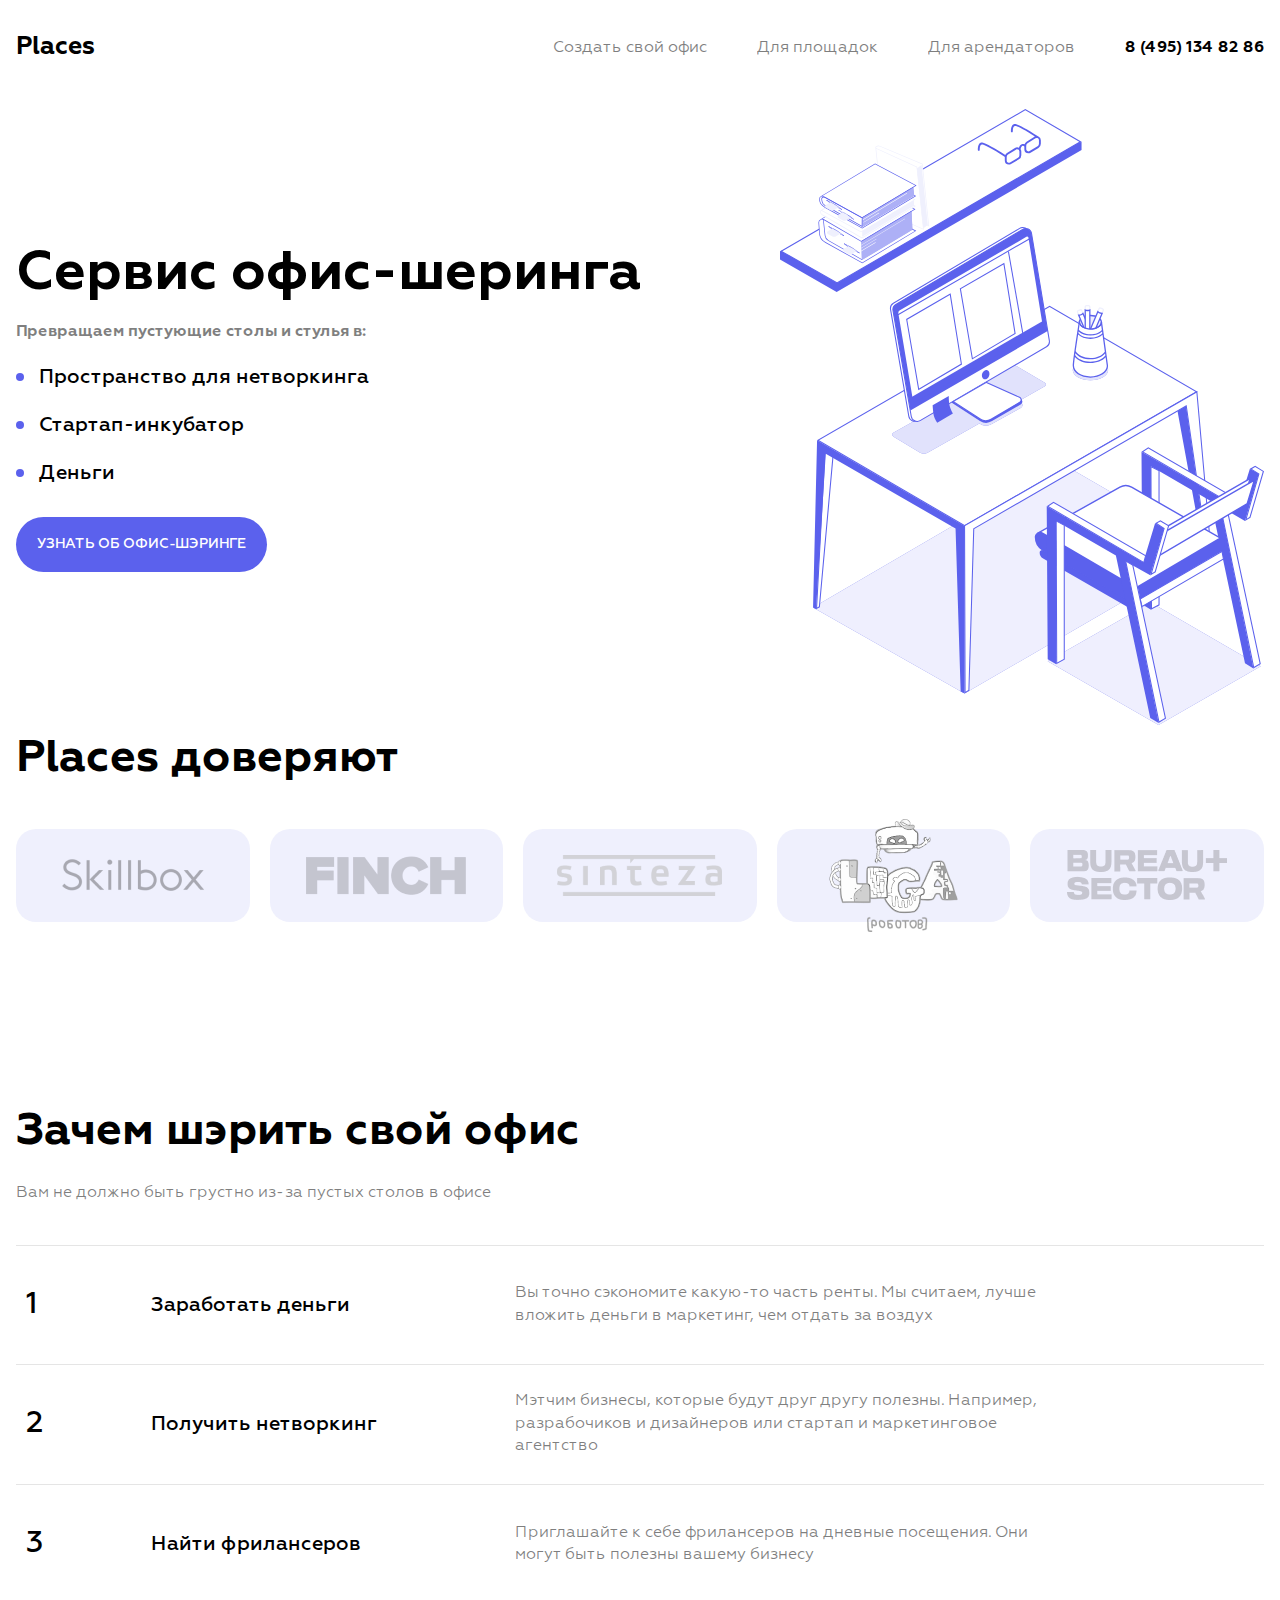
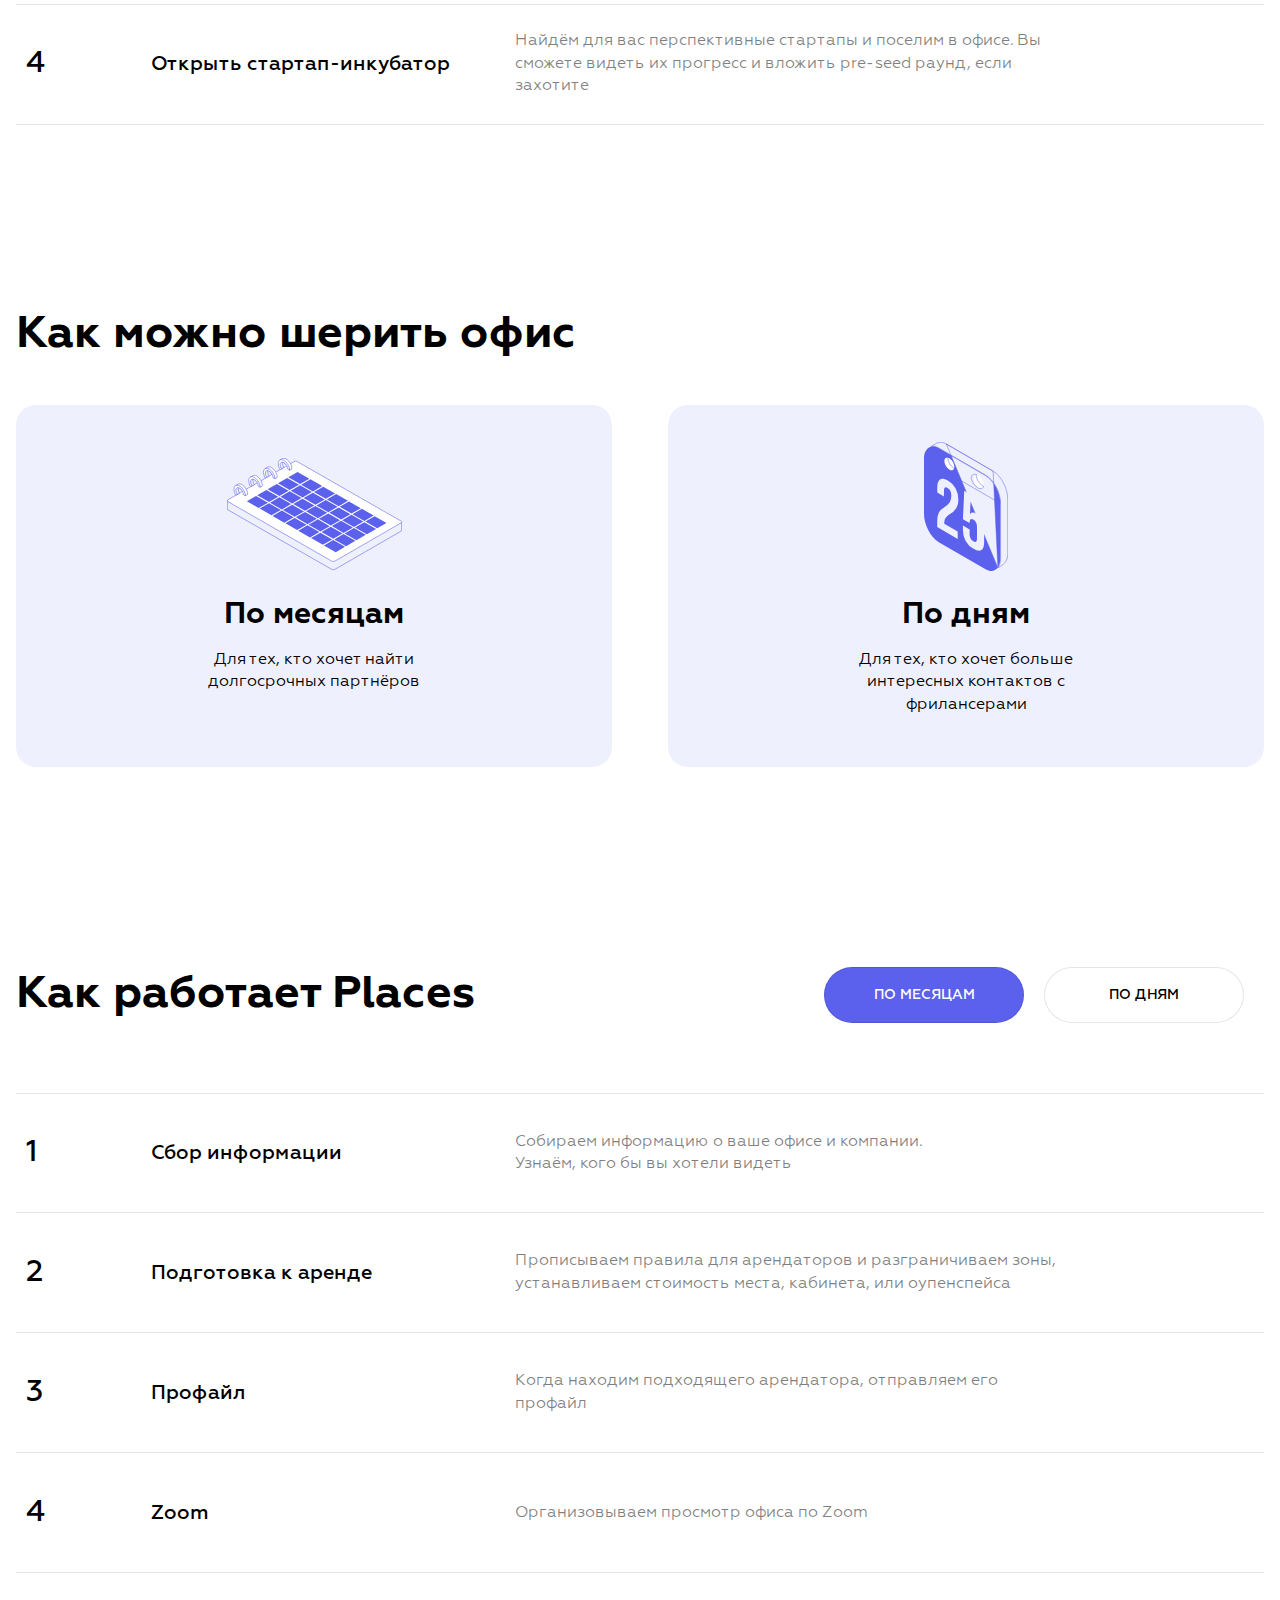
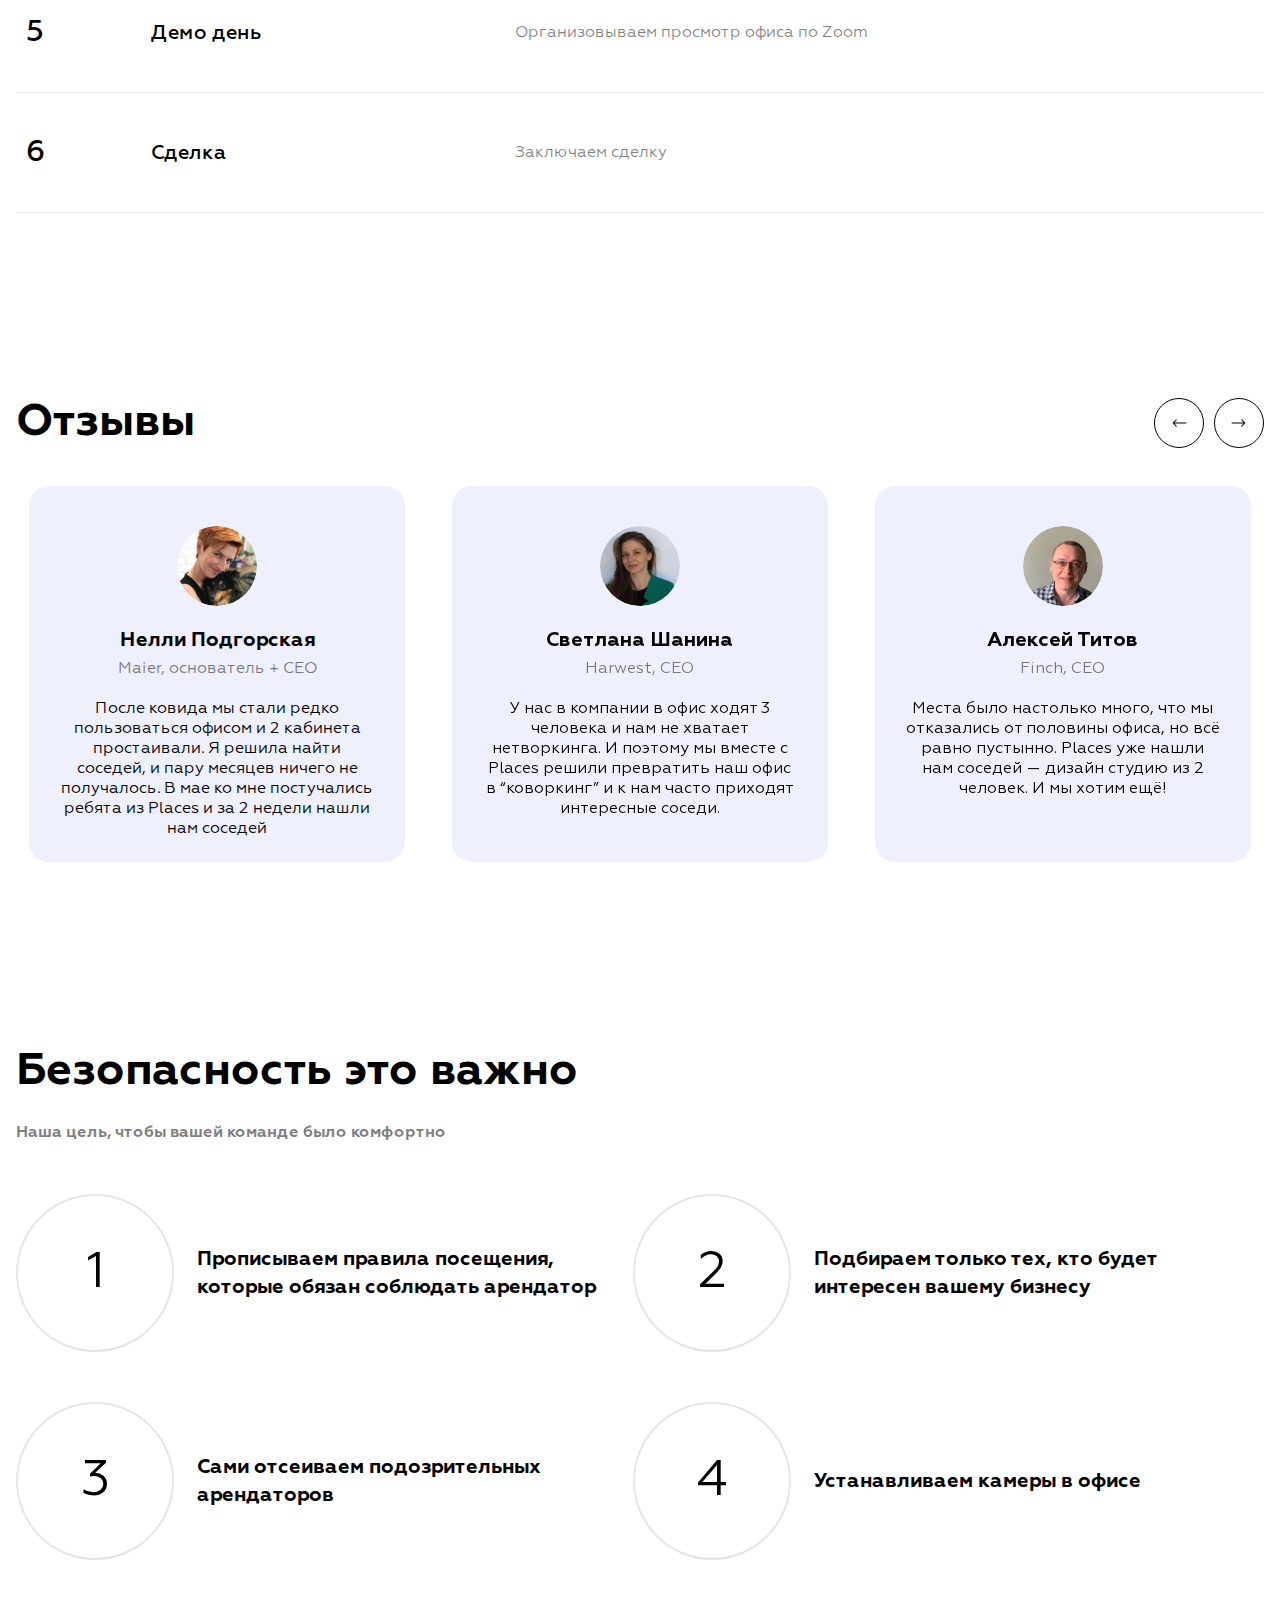
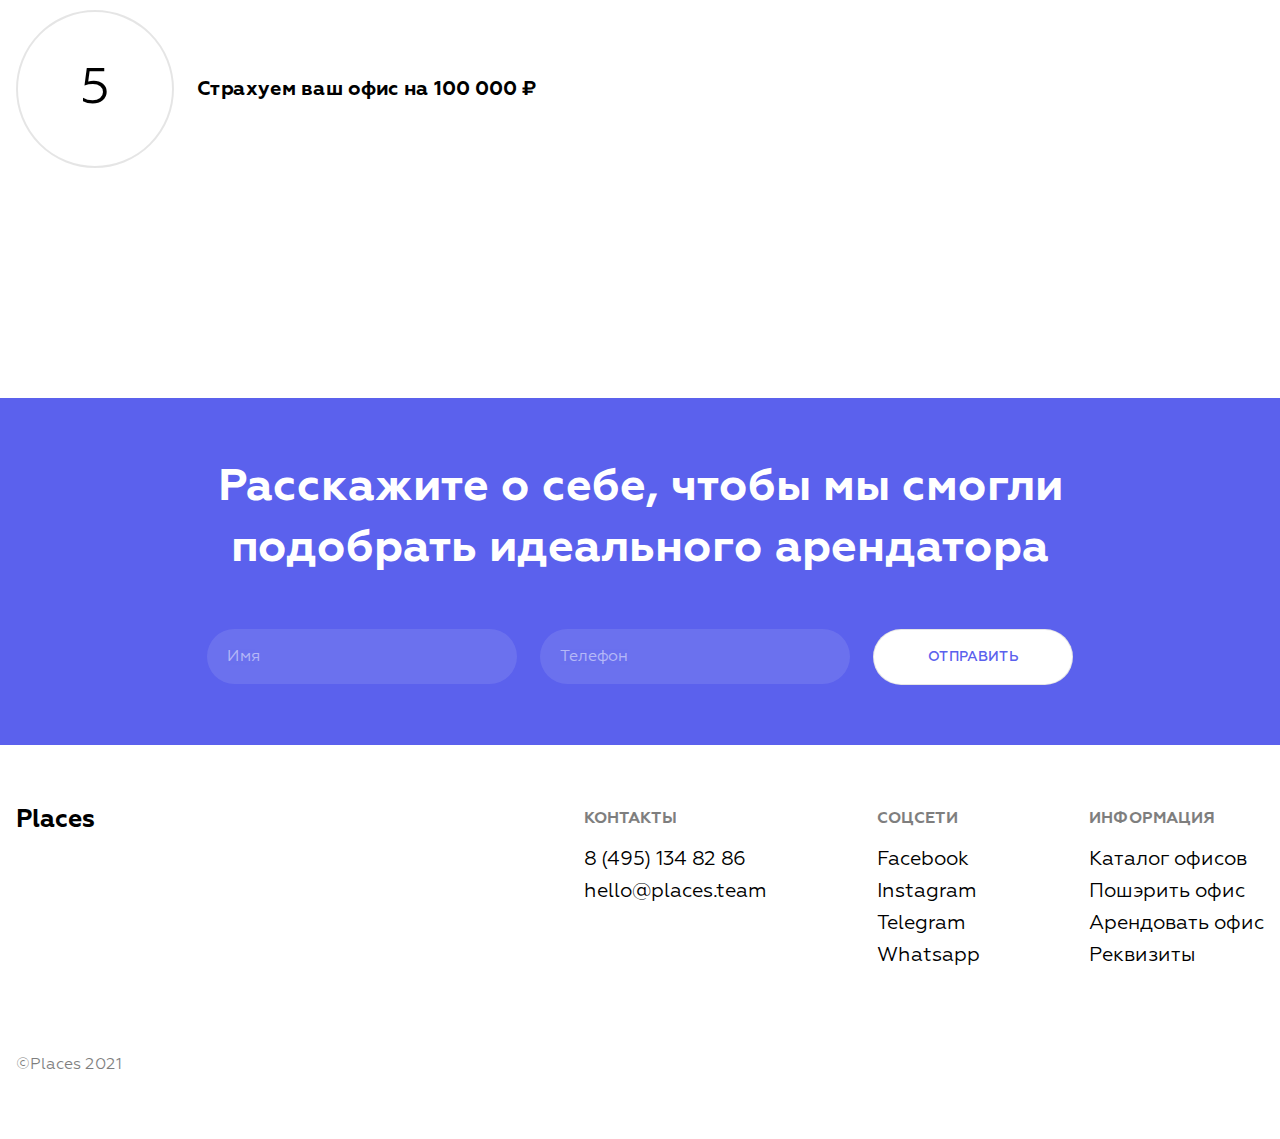
<file: hosts.html>
<!DOCTYPE html>
<html lang="ru">

<head>
    <meta charset="utf-8">
    <meta name="viewport" content="width=device-width, initial-scale=1, maximum-scale=1, minimal-ui">
    <meta http-equiv="X-UA-Compatible" content="IE=edge">
    <title>Places</title>
    <meta name="description" content="">
    <meta name="keywords" content="">
    <link href="css/main.css" rel="stylesheet" type="text/css">

</head>

<body>
    <div class="wrapper">
        <header class="header">
            <div class="container">
                <a href="/">
                    <div class="logo">Places</div>
                </a>
                <div class="burger">
                    <div class="bar1"></div>
                    <div class="bar2"></div>
                    <div class="bar3"></div>
                </div>
                <nav class="nav">
                    <ul class="nav__list">
                        <li class="nav__item"><a href="https://places.team/places/" class="nav__link">Создать свой
                                офис</a></li>
                        <li class="nav__item"><a href="#" class="nav__link">Для площадок</a></li>
                        <li class="nav__item"><a href="/" class="nav__link">Для арендаторов</a></li>
                        <li class="nav__item"><a href="tel:84951348286" class="nav__link black">8 (495) 134 82 86</a>
                        </li>
                    </ul>
                </nav>
            </div>
        </header>
        <main class="main">
            <section class="service-section">
                <div class="container">
                    <div class="service">
                        <div class="about-service">
                            <h2 class="section-title">
                                Сервис офис-шеринга
                            </h2>
                            <h3 class="section-subtitle">Превращаем пустующие столы и стулья в:</h3>
                            <ul class="list">
                                <li class="item">Пространство для нетворкинга</li>
                                <li class="item">Стартап-инкубатор</li>
                                <li class="item">Деньги</li>
                            </ul>
                            <a href="#form" class="button">узнать об офис-шэринге</a>
                        </div>
                        <div class="img-service">
                            <img src="images/service.svg" alt="" class="img">
                        </div>
                    </div>


                </div>
            </section>
            <section class="confidence-section">
                <div class="container">
                    <h2 class="section-title">
                        Places доверяют
                    </h2>
                    <div class="wrapp-content">
                        <div class="confidence">
                            <img src="images/logo/skill.png" alt="">
                        </div>
                        <div class="confidence">
                            <img src="images/logo/finch.png" alt="">
                        </div>
                        <div class="confidence">
                            <img src="images/logo/sinteza.png" alt="">
                        </div>
                        <div class="confidence">
                            <img src="images/logo/liga.png" alt="">
                        </div>
                        <div class="confidence">
                            <img src="images/logo/bur.png" alt="">
                        </div>
                    </div>
                </div>
            </section>
            <section class="why-share-section">
                <div class="container">
                    <h2 class="section-title">Зачем шэрить свой офис</h2>
                    <p class="section-text">Вам не должно быть грустно из-за пустых столов в офисе</p>
                    <div class="tabs-block">

                        <div class="row">
                            <div class="col1">1</div>
                            <div class="col2">Заработать деньги</div>
                            <div class="col3">Вы точно сэкономите какую-то часть ренты. Мы считаем, лучше вложить деньги
                                в маркетинг, чем отдать за воздух</div>
                        </div>
                        <div class="row">
                            <div class="col1">2</div>
                            <div class="col2">Получить нетворкинг</div>
                            <div class="col3">Мэтчим бизнесы, которые будут друг другу полезны. Например, разрабочиков и
                                дизайнеров или стартап и маркетинговое агентство</div>
                        </div>
                        <div class="row">
                            <div class="col1">3</div>
                            <div class="col2">Найти фрилансеров</div>
                            <div class="col3">Приглашайте к себе фрилансеров на дневные посещения. Они могут быть
                                полезны вашему бизнесу</div>
                        </div>
                        <div class="row">
                            <div class="col1">4</div>
                            <div class="col2">Открыть стартап-инкубатор</div>
                            <div class="col3">Найдём для вас перспективные стартапы и поселим в офисе. Вы сможете видеть
                                их прогресс и вложить pre-seed раунд, если захотите</div>
                        </div>

                    </div>

                </div>
            </section>
            <section class="choice-section">
                <div class="container">
                    <h2 class="section-title">Как можно шерить офис</h2>
                    <div class="choice-wrapp">
                        <div class="choice-block">
                            <div class="choice">
                                <div class="choice__wrapp-img">
                                    <img src="images/choise.svg" alt="">
                                </div>

                                <h2 class="choice__title">По месяцам</h2>
                                <p class="choice__text">Для тех, кто хочет найти долгосрочных партнёров </p>
                            </div>
                        </div>
                        <div class="choice-block">
                            <div class="choice">
                                <div class="choice__wrapp-img">
                                    <img src="images/choise1.svg" alt="">
                                </div>
                                <h2 class="choice__title">По дням</h2>
                                <p class="choice__text">Для тех, кто хочет больше интересных
                                    контактов с фрилансерами</p>
                            </div>
                        </div>
                    </div>
                </div>
            </section>

            <section class="tabs-section">
                <div class="container">
                    <div class="wrapp-title">
                        <h2 class="section-title">Как работает Places</h2>
                        <div class="btn-block-tab">
                            <button class="button button_active">по месяцам</button>
                            <button class="button ">по дням</button>
                        </div>

                    </div>
                    <div class="wrapp-tabs">
                        <div class="tabs-block active-tab">
                            <div class="row">
                                <div class="col1">1</div>
                                <div class="col2">Сбор информации</div>
                                <div class="col3">Собираем информацию о ваше офисе и компании.<br>
                                    Узнаём, кого бы вы хотели видеть</div>
                            </div>
                            <div class="row">
                                <div class="col1">2</div>
                                <div class="col2">Подготовка к аренде</div>
                                <div class="col3">Прописываем правила для арендаторов и разграничиваем зоны,
                                    устанавливаем
                                    стоимость места, кабинета, или оупенспейса</div>
                            </div>
                            <div class="row">
                                <div class="col1">3</div>
                                <div class="col2">Профайл</div>
                                <div class="col3">Когда находим подходящего арендатора, отправляем его профайл</div>
                            </div>
                            <div class="row">
                                <div class="col1">4</div>
                                <div class="col2">Zoom</div>
                                <div class="col3">Организовываем просмотр офиса по Zoom</div>
                            </div>
                            <div class="row">
                                <div class="col1">5</div>
                                <div class="col2">Демо день</div>
                                <div class="col3">Организовываем просмотр офиса по Zoom</div>
                            </div>
                            <div class="row">
                                <div class="col1">6</div>
                                <div class="col2">Сделка</div>
                                <div class="col3">Заключаем сделку</div>
                            </div>
                        </div>
                        <div class="tabs-block">

                            <div class="row">
                                <div class="col1">1</div>
                                <div class="col2">Сбор информации</div>
                                <div class="col3">Собираем информацию о ваше офисе и компании.
                                    Узнаём, кого бы вы хотели видеть</div>
                            </div>
                            <div class="row">
                                <div class="col1">2</div>
                                <div class="col2">Подготовка к аренде</div>
                                <div class="col3">Готовим офис к аренде. Прописываем правила для арендаторов
                                    и разграничиваем зоны, устанавливаем стоимость дня</div>
                            </div>
                            <div class="row">
                                <div class="col1">3</div>
                                <div class="col2">Доступ к боту</div>
                                <div class="col3">Открываем доступ к боту бронирований. В него будут приходить заявки
                                </div>
                            </div>
                            <div class="row">
                                <div class="col1">4</div>
                                <div class="col2">Профайлы гостей</div>
                                <div class="col3">Отправляем профайлы гостей, которые бронируют у вас места. Вы можете
                                    отказать, если что-то не так</div>
                            </div>
                            <div class="row">
                                <div class="col1">5</div>
                                <div class="col2">Оплата</div>
                                <div class="col3">Каждый месяц отправляем вам деньги за все бронирования месяца</div>
                            </div>

                        </div>
                    </div>

                </div>
            </section>
            <section class="reviews-section">
                <div class="container">
                    <div class="wrapp-title">
                        <h2 class="section-title">
                            Отзывы
                        </h2>
                        <div class="slider-button">
                            <button class="btn-prev prev">
                                <img src="images/sliderArrow.svg" alt="">
                            </button>
                            <button class="btn-next next">
                                <img src="images/sliderArrow.svg" alt="">
                            </button>
                        </div>
                    </div>
                    <div class="slider">
                        <div class="swiper-container2">

                            <div class="swiper-wrapper">

                                <div class="swiper-slide">
                                    <div class="reviews">
                                        <div class="reviews__wrapp-logo">
                                            <img src="images/наталия.png" alt="" class="reviews__logo">
                                        </div>
                                        <h3 class="reviews__name">Нелли Подгорская</h3>
                                        <span class="reviews__position">Maier, основатель + СЕО</span>
                                        <p class="reviews__text">После ковида мы стали редко пользоваться офисом и 2
                                            кабинета простаивали. Я решила найти соседей, и пару месяцев ничего не
                                            получалось. В мае ко мне постучались ребята из Places и за 2 недели нашли
                                            нам соседей</p>
                                    </div>
                                </div>
                                <div class="swiper-slide">
                                    <div class="reviews">
                                        <div class="reviews__wrapp-logo">
                                            <img src="images/шанина 1.png" alt="" class="reviews__logo">
                                        </div>
                                        <h3 class="reviews__name">Светлана Шанина</h3>
                                        <span class="reviews__position">Harwest, CEO</span>
                                        <p class="reviews__text">У нас в компании в офис ходят 3 человека и нам не
                                            хватает нетворкинга. И поэтому мы вместе с Places решили превратить наш офис
                                            в “коворкинг” и к нам часто приходят интересные соседи.</p>
                                    </div>
                                </div>
                                <div class="swiper-slide">
                                    <div class="reviews">
                                        <div class="reviews__wrapp-logo">
                                            <img src="images/алексей.png" alt="" class="reviews__logo">
                                        </div>
                                        <h3 class="reviews__name">Алексей Титов</h3>
                                        <span class="reviews__position">Finch, СЕО</span>
                                        <p class="reviews__text">Места было настолько много, что мы отказались от
                                            половины офиса, но всё равно пустынно. Places уже нашли нам соседей — дизайн
                                            студию из 2 человек. И мы хотим ещё!</p>
                                    </div>
                                </div>
                                <div class="swiper-slide">
                                    <div class="reviews">
                                        <div class="reviews__wrapp-logo">
                                            <img src="images/наталия.png" alt="" class="reviews__logo">
                                        </div>
                                        <h3 class="reviews__name">Нелли Подгорская</h3>
                                        <span class="reviews__position">Maier, основатель + СЕО</span>
                                        <p class="reviews__text">После ковида мы стали редко пользоваться офисом и 2
                                            кабинета простаивали. Я решила найти соседей, и пару месяцев ничего не
                                            получалось. В мае ко мне постучались ребята из Places и за 2 недели нашли
                                            нам соседей</p>
                                    </div>
                                </div>
                                <div class="swiper-slide">
                                    <div class="reviews">
                                        <div class="reviews__wrapp-logo">
                                            <img src="images/шанина 1.png" alt="" class="reviews__logo">
                                        </div>
                                        <h3 class="reviews__name">Светлана Шанина</h3>
                                        <span class="reviews__position">Harwest, CEO</span>
                                        <p class="reviews__text">У нас в компании в офис ходят 3 человека и нам не
                                            хватает нетворкинга. И поэтому мы вместе с Places решили превратить наш офис
                                            в “коворкинг” и к нам часто приходят интересные соседи.</p>
                                    </div>
                                </div>
                                <div class="swiper-slide">
                                    <div class="reviews">
                                        <div class="reviews__wrapp-logo">
                                            <img src="images/алексей.png" alt="" class="reviews__logo">
                                        </div>
                                        <h3 class="reviews__name">Алексей Титов</h3>
                                        <span class="reviews__position">Finch, СЕО</span>
                                        <p class="reviews__text">Места было настолько много, что мы отказались от
                                            половины офиса, но всё равно пустынно. Places уже нашли нам соседей — дизайн
                                            студию из 2 человек. И мы хотим ещё!</p>
                                    </div>
                                </div>


                            </div>
                        </div>
                    </div>
                </div>
            </section>
            <section class="safety-section">
                <div class="container">
                    <h2 class="section-title">
                        Безопасность это важно
                    </h2>
                    <h3 class="section-subtitle">
                        Наша цель, чтобы вашей команде было комфортно
                    </h3>
                    <div class="safety-wrapp">
                        <div class="safety">
                            <div class="safety__number">
                                1
                            </div>
                            <p class="safety__text">Прописываем правила посещения, которые обязан соблюдать арендатор
                            </p>
                        </div>
                        <div class="safety">
                            <div class="safety__number">
                                2
                            </div>
                            <p class="safety__text">Подбираем только тех, кто будет интересен вашему бизнесу
                            </p>
                        </div>
                        <div class="safety">
                            <div class="safety__number">
                                3
                            </div>
                            <p class="safety__text">Сами отсеиваем подозрительных арендаторов
                            </p>
                        </div>
                        <div class="safety">
                            <div class="safety__number">
                                4
                            </div>
                            <p class="safety__text">Устанавливаем камеры в офисе
                            </p>
                        </div>
                        <div class="safety">
                            <div class="safety__number">
                                5
                            </div>
                            <p class="safety__text">Страхуем ваш офис на 100 000 ₽
                            </p>
                        </div>
                    </div>
                </div>
            </section>
            <section class="form-section" id="form">
                <div class="container">
                    <h2 class="section-title">Расскажите о себе, чтобы мы смогли подобрать идеального арендатора</h2>
                    <form action="" class="form">
                        <input type="text" class="form__input" placeholder="Имя">
                        <input type="number" class="form__input" placeholder="Телефон">
                        <button type="submit" class="form__submit button button_white">отправить</button>
                    </form>
                </div>
            </section>
        </main>
        <footer class="footer">
            <div class="container">
                <div class="footer-links">
                    <a href="/" class="logo">Places</a>
                    <div class="contact-block">
                        <div class="contacts">
                            <h2 class="contacts__title">контакты</h2>
                            <ul class="contacts__list">
                                <li class="contacts__item">
                                    <a href="tel:84951348286" class="contacts__link">8 (495) 134 82 86</a>
                                </li>
                                <li class="contacts__item">
                                    <a href="mailto:hello@places.team" class="contacts__link">hello@places.team</a>
                                </li>
                            </ul>
                        </div>
                        <div class="contacts">
                            <h2 class="contacts__title">Соцсети</h2>
                            <ul class="contacts__list">
                                <li class="contacts__item">
                                    <a href="https://www.facebook.com/placesteam/" class="contacts__link">Facebook</a>
                                </li>
                                <li class="contacts__item">
                                    <a href="https://www.instagram.com/places.team/"
                                        class="contacts__link">Instagram</a>
                                </li>
                                <li class="contacts__item">
                                    <a href="https://t.me/danieleskin " class="contacts__link">Telegram</a>
                                </li>
                                <li class="contacts__item">
                                    <a href="https://api.whatsapp.com/send/?phone=79999992102&text&app_absent=0"
                                        class="contacts__link">Whatsapp</a>
                                </li>
                            </ul>
                        </div>
                        <div class="contacts">
                            <h2 class="contacts__title">Информация</h2>
                            <ul class="contacts__list">
                                <li class="contacts__item">
                                    <a href="https://places.team/places/" class="contacts__link">Каталог офисов</a>
                                </li>
                                <li class="contacts__item">
                                    <a href="/form" class="contacts__link">Пошэрить офис</a>
                                </li>
                                <li class="contacts__item">
                                    <a href="/" class="contacts__link">Арендовать офис</a>
                                </li>
                                <li class="contacts__item">
                                    <a href="https://www.notion.so/987305da0e124888a794b9ec5d7a4d3a"
                                        class="contacts__link">Реквизиты</a>
                                </li>
                            </ul>
                        </div>
                    </div>

                </div>
                <div class="copi">©Places 2021</div>
            </div>
        </footer>



    </div>
    <script src="js/libs.js"></script>
    <script src="js/app.js"></script>
</body>

</html>
</file>
